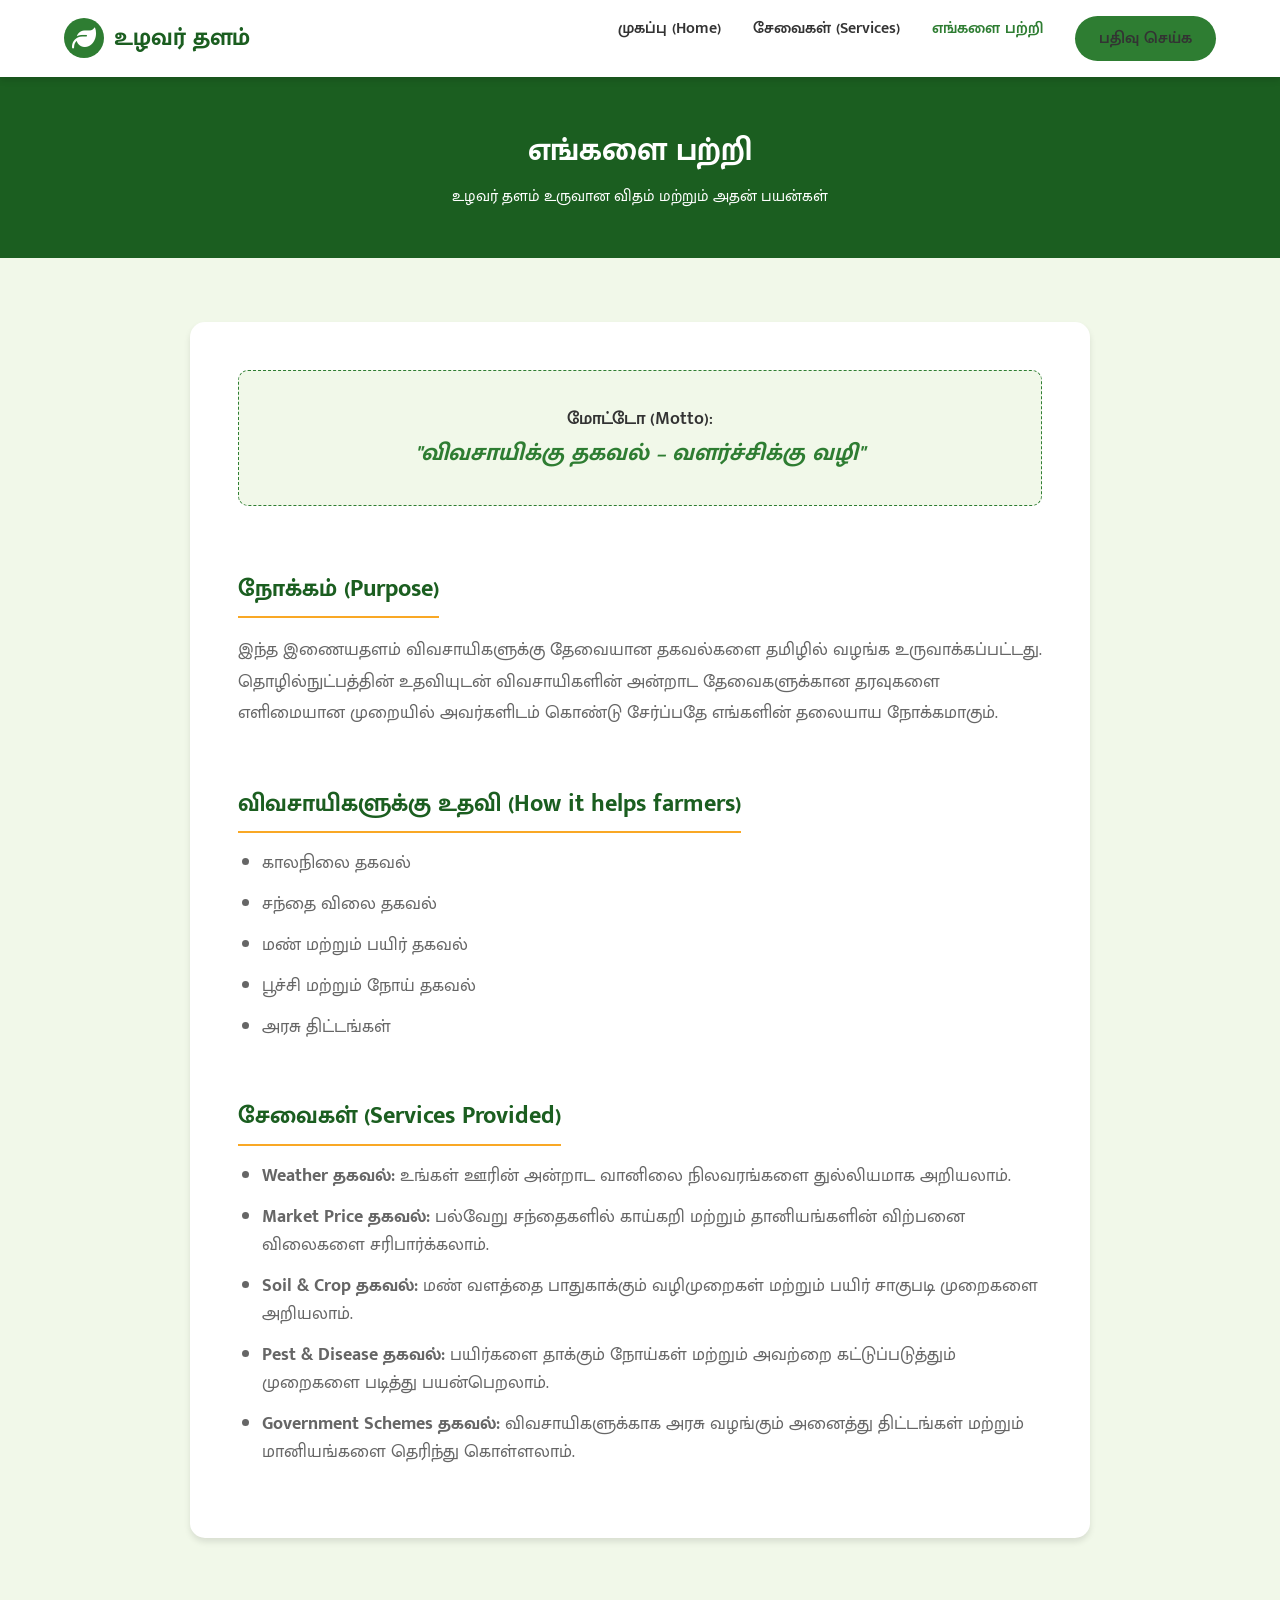
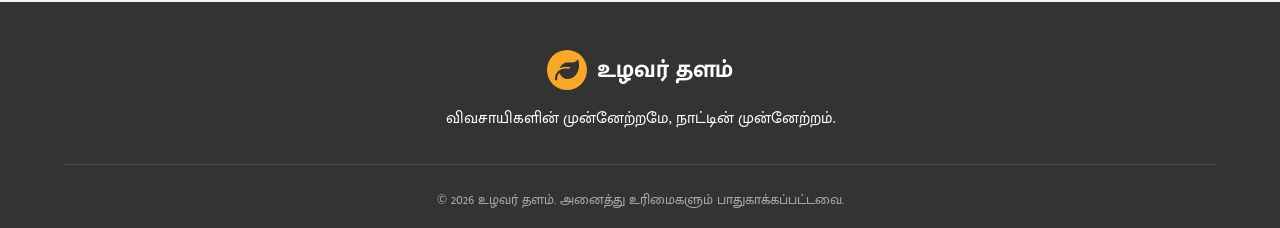
<file: farmer-portal/about.html>
<!DOCTYPE html>
<html lang="ta">

<head>
    <meta charset="UTF-8">
    <meta name="viewport" content="width=device-width, initial-scale=1.0">
    <title>எங்களை பற்றி | உழவர் தளம்</title>
    <link rel="preconnect" href="https://fonts.googleapis.com">
    <link rel="preconnect" href="https://fonts.gstatic.com" crossorigin>
    <link
        href="https://fonts.googleapis.com/css2?family=Mukta+Malar:wght@400;600;700&family=Roboto:wght@400;500;700&display=swap"
        rel="stylesheet">
    <link rel="stylesheet" href="https://cdnjs.cloudflare.com/ajax/libs/font-awesome/6.4.0/css/all.min.css">
    <link rel="stylesheet" href="css/main.css">
    <style>
        .about-section {
            max-width: 900px;
            margin: 0 auto;
            background: white;
            padding: 3rem;
            border-radius: 15px;
            box-shadow: var(--shadow);
        }

        .about-section h2 {
            color: var(--primary-dark);
            margin-top: 2rem;
            margin-bottom: 1rem;
            border-bottom: 2px solid var(--secondary-color);
            display: inline-block;
            padding-bottom: 0.5rem;
        }

        .about-section p {
            color: var(--text-light);
            font-size: 1.1rem;
            line-height: 1.8;
            margin-bottom: 1.5rem;
        }

        .about-section ul {
            margin-left: 1.5rem;
            margin-bottom: 1.5rem;
        }

        .about-section li {
            color: var(--text-light);
            font-size: 1.1rem;
            margin-bottom: 0.8rem;
        }

        .motto-box {
            background: var(--bg-light);
            padding: 2rem;
            border-radius: 10px;
            text-align: center;
            border: 1px dashed var(--primary-color);
            margin-bottom: 2rem;
        }

        .motto-box h3 {
            color: var(--primary-color);
            font-size: 1.5rem;
            margin: 0;
            font-style: italic;
        }
    </style>
</head>

<body>
    <nav class="navbar">
        <a href="index.html" class="logo">
            <div class="logo-icon"><i class="fas fa-leaf"></i></div>
            <span class="logo-text">உழவர் தளம்</span>
        </a>
        <ul class="nav-links">
            <li><a href="index.html">முகப்பு (Home)</a></li>
            <li><a href="index.html#features">சேவைகள் (Services)</a></li>
            <li><a href="about.html" style="color: var(--primary-color);">எங்களை பற்றி</a></li>
            <li><a href="register.html" class="btn-primary">பதிவு செய்க</a></li>
        </ul>
        <button class="mobile-menu-btn"><i class="fas fa-bars"></i></button>
    </nav>
    <header class="page-header">
        <h1>எங்களை பற்றி</h1>
        <p>உழவர் தளம் உருவான விதம் மற்றும் அதன் பயன்கள்</p>
    </header>
    <section style="padding: 4rem 5%; background-color: var(--bg-light); min-height: 60vh;">
        <div class="about-section">

            <div class="motto-box">
                <p style="margin:0; font-weight:600; color:var(--text-dark);">மோட்டோ (Motto):</p>
                <h3>"விவசாயிக்கு தகவல் – வளர்ச்சிக்கு வழி"</h3>
            </div>

            <h2>நோக்கம் (Purpose)</h2>
            <p>இந்த இணையதளம் விவசாயிகளுக்கு தேவையான தகவல்களை தமிழில் வழங்க உருவாக்கப்பட்டது. தொழில்நுட்பத்தின் உதவியுடன்
                விவசாயிகளின் அன்றாட தேவைகளுக்கான தரவுகளை எளிமையான முறையில் அவர்களிடம் கொண்டு சேர்ப்பதே எங்களின் தலையாய
                நோக்கமாகும்.</p>

            <h2>விவசாயிகளுக்கு உதவி (How it helps farmers)</h2>
            <ul>
                <li>காலநிலை தகவல்</li>
                <li>சந்தை விலை தகவல்</li>
                <li>மண் மற்றும் பயிர் தகவல்</li>
                <li>பூச்சி மற்றும் நோய் தகவல்</li>
                <li>அரசு திட்டங்கள்</li>
            </ul>

            <h2>சேவைகள் (Services Provided)</h2>
            <ul>
                <li><strong>Weather தகவல்:</strong> உங்கள் ஊரின் அன்றாட வானிலை நிலவரங்களை துல்லியமாக அறியலாம்.</li>
                <li><strong>Market Price தகவல்:</strong> பல்வேறு சந்தைகளில் காய்கறி மற்றும் தானியங்களின் விற்பனை விலைகளை
                    சரிபார்க்கலாம்.</li>
                <li><strong>Soil & Crop தகவல்:</strong> மண் வளத்தை பாதுகாக்கும் வழிமுறைகள் மற்றும் பயிர் சாகுபடி முறைகளை
                    அறியலாம்.</li>
                <li><strong>Pest & Disease தகவல்:</strong> பயிர்களை தாக்கும் நோய்கள் மற்றும் அவற்றை கட்டுப்படுத்தும்
                    முறைகளை படித்து பயன்பெறலாம்.</li>
                <li><strong>Government Schemes தகவல்:</strong> விவசாயிகளுக்காக அரசு வழங்கும் அனைத்து திட்டங்கள் மற்றும்
                    மானியங்களை தெரிந்து கொள்ளலாம்.</li>
            </ul>

        </div>
    </section>
    <footer>
        <div class="footer-content">
            <a href="index.html" class="logo" style="justify-content: center; color: white;">
                <div class="logo-icon" style="background-color: var(--secondary-color);"><i class="fas fa-leaf"
                        style="color: var(--text-dark);"></i></div>
                <span class="logo-text" style="color: white;">உழவர் தளம்</span>
            </a>
            <p>விவசாயிகளின் முன்னேற்றமே, நாட்டின் முன்னேற்றம்.</p>
        </div>
        <div class="footer-bottom">&copy; 2026 உழவர் தளம். அனைத்து உரிமைகளும் பாதுகாக்கப்பட்டவை.</div>
    </footer>
    <script src="js/main.js"></script>
</body>

</html>
</file>
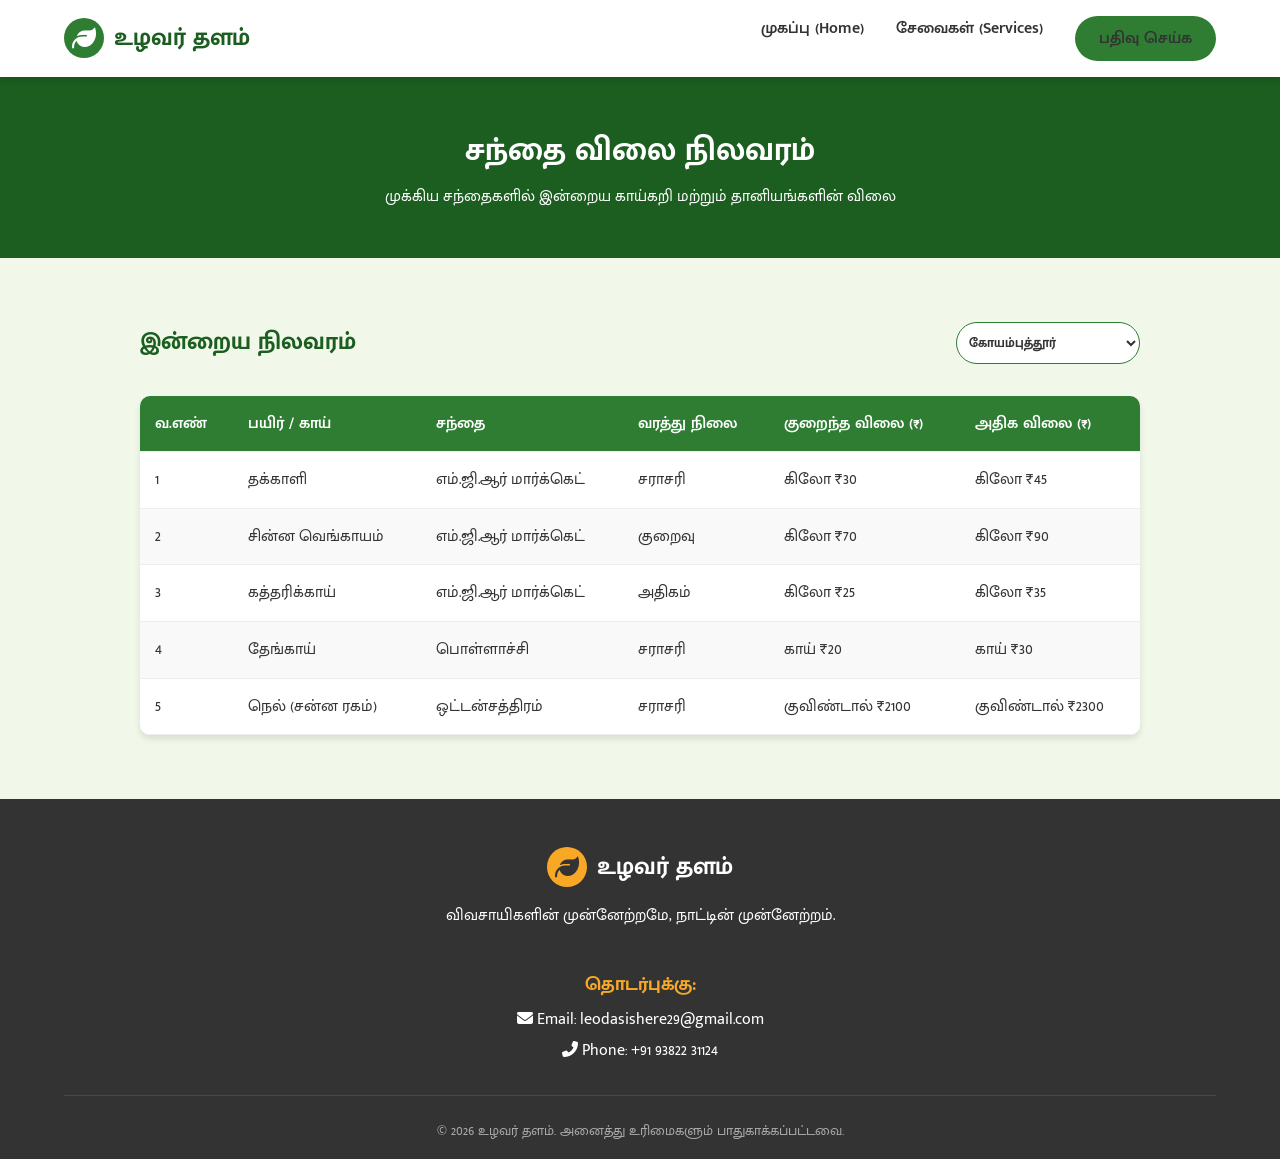
<file: farmer-portal/marketprice.html>
<!DOCTYPE html>
<html lang="ta">

<head>
    <meta charset="UTF-8">
    <meta name="viewport" content="width=device-width, initial-scale=1.0">
    <title>சந்தை விலை நிலவரம் | உழவர் தளம்</title>
    <link rel="preconnect" href="https://fonts.googleapis.com">
    <link rel="preconnect" href="https://fonts.gstatic.com" crossorigin>
    <link
        href="https://fonts.googleapis.com/css2?family=Mukta+Malar:wght@400;600;700&family=Roboto:wght@400;500;700&display=swap"
        rel="stylesheet">
    <link rel="stylesheet" href="https://cdnjs.cloudflare.com/ajax/libs/font-awesome/6.4.0/css/all.min.css">
    <link rel="stylesheet" href="css/main.css">
    <style>
        .table-container {
            width: 100%;
            overflow-x: auto;
            background: white;
            border-radius: 10px;
            box-shadow: var(--shadow);
            margin-top: 2rem;
        }

        table {
            width: 100%;
            border-collapse: collapse;
            min-width: 600px;
        }

        th,
        td {
            padding: 15px;
            text-align: left;
            border-bottom: 1px solid #eee;
        }

        th {
            background-color: var(--primary-color);
            color: white;
            font-weight: 600;
        }

        tr:nth-child(even) {
            background-color: #f9f9f9;
        }

        tr:hover {
            background-color: #f1f8e9;
        }
    </style>
</head>

<body>
    <nav class="navbar">
        <a href="index.html" class="logo">
            <div class="logo-icon"><i class="fas fa-leaf"></i></div>
            <span class="logo-text">உழவர் தளம்</span>
        </a>
        <ul class="nav-links">
            <li><a href="index.html">முகப்பு (Home)</a></li>
            <li><a href="index.html#features">சேவைகள் (Services)</a></li>
            <li><a href="register.html" class="btn-primary">பதிவு செய்க</a></li>
        </ul>
        <button class="mobile-menu-btn"><i class="fas fa-bars"></i></button>
    </nav>
    <header class="page-header">
        <h1>சந்தை விலை நிலவரம்</h1>
        <p>முக்கிய சந்தைகளில் இன்றைய காய்கறி மற்றும் தானியங்களின் விலை</p>
    </header>
    <section style="padding: 4rem 5%; background-color: var(--bg-light); min-height: 60vh;">
        <div style="max-width: 1000px; margin: 0 auto;">
            <div
                style="display: flex; justify-content: space-between; align-items: center; flex-wrap: wrap; gap: 1rem;">
                <h2 style="margin-bottom: 0;">இன்றைய நிலவரம்</h2>
                <div>
                    <select class="btn-secondary"
                        style="padding: 0.5rem; background: white; border: 1px solid var(--primary-color);">
                        <option>கோயம்புத்தூர்</option>
                        <option>மதுரை</option>
                        <option>சென்னை (கோயம்பேடு)</option>
                    </select>
                </div>
            </div>

            <div class="table-container">
                <table>
                    <thead>
                        <tr>
                            <th>வ.எண்</th>
                            <th>பயிர் / காய்</th>
                            <th>சந்தை</th>
                            <th>வரத்து நிலை</th>
                            <th>குறைந்த விலை (₹)</th>
                            <th>அதிக விலை (₹)</th>
                        </tr>
                    </thead>
                    <tbody>
                        <tr>
                            <td>1</td>
                            <td>தக்காளி</td>
                            <td>எம்.ஜி.ஆர் மார்க்கெட்</td>
                            <td>சராசரி</td>
                            <td>கிலோ ₹30</td>
                            <td>கிலோ ₹45</td>
                        </tr>
                        <tr>
                            <td>2</td>
                            <td>சின்ன வெங்காயம்</td>
                            <td>எம்.ஜி.ஆர் மார்க்கெட்</td>
                            <td>குறைவு</td>
                            <td>கிலோ ₹70</td>
                            <td>கிலோ ₹90</td>
                        </tr>
                        <tr>
                            <td>3</td>
                            <td>கத்தரிக்காய்</td>
                            <td>எம்.ஜி.ஆர் மார்க்கெட்</td>
                            <td>அதிகம்</td>
                            <td>கிலோ ₹25</td>
                            <td>கிலோ ₹35</td>
                        </tr>
                        <tr>
                            <td>4</td>
                            <td>தேங்காய்</td>
                            <td>பொள்ளாச்சி</td>
                            <td>சராசரி</td>
                            <td>காய் ₹20</td>
                            <td>காய் ₹30</td>
                        </tr>
                        <tr>
                            <td>5</td>
                            <td>நெல் (சன்ன ரகம்)</td>
                            <td>ஒட்டன்சத்திரம்</td>
                            <td>சராசரி</td>
                            <td>குவிண்டால் ₹2100</td>
                            <td>குவிண்டால் ₹2300</td>
                        </tr>
                    </tbody>
                </table>
            </div>

        </div>
    </section>
    <footer>
        <div class="footer-content">
            <a href="index.html" class="logo" style="justify-content: center; color: white;">
                <div class="logo-icon" style="background-color: var(--secondary-color);"><i class="fas fa-leaf"
                        style="color: var(--text-dark);"></i></div>
                <span class="logo-text" style="color: white;">உழவர் தளம்</span>
            </a>
            <p>விவசாயிகளின் முன்னேற்றமே, நாட்டின் முன்னேற்றம்.</p>
            <div style="margin-top: 1.5rem;">
                <h4 style="color: var(--secondary-color); margin-bottom: 0.5rem; font-size: 1.2rem;">தொடர்புக்கு:</h4>
                <p style="margin-bottom: 0.3rem;"><i class="fas fa-envelope"></i> Email: leodasishere29@gmail.com</p>
                <p><i class="fas fa-phone-alt"></i> Phone: +91 93822 31124</p>
            </div>
        </div>
        <div class="footer-bottom">&copy; 2026 உழவர் தளம். அனைத்து உரிமைகளும் பாதுகாக்கப்பட்டவை.</div>
    </footer>
    <script src="js/main.js"></script>
</body>

</html>
</file>
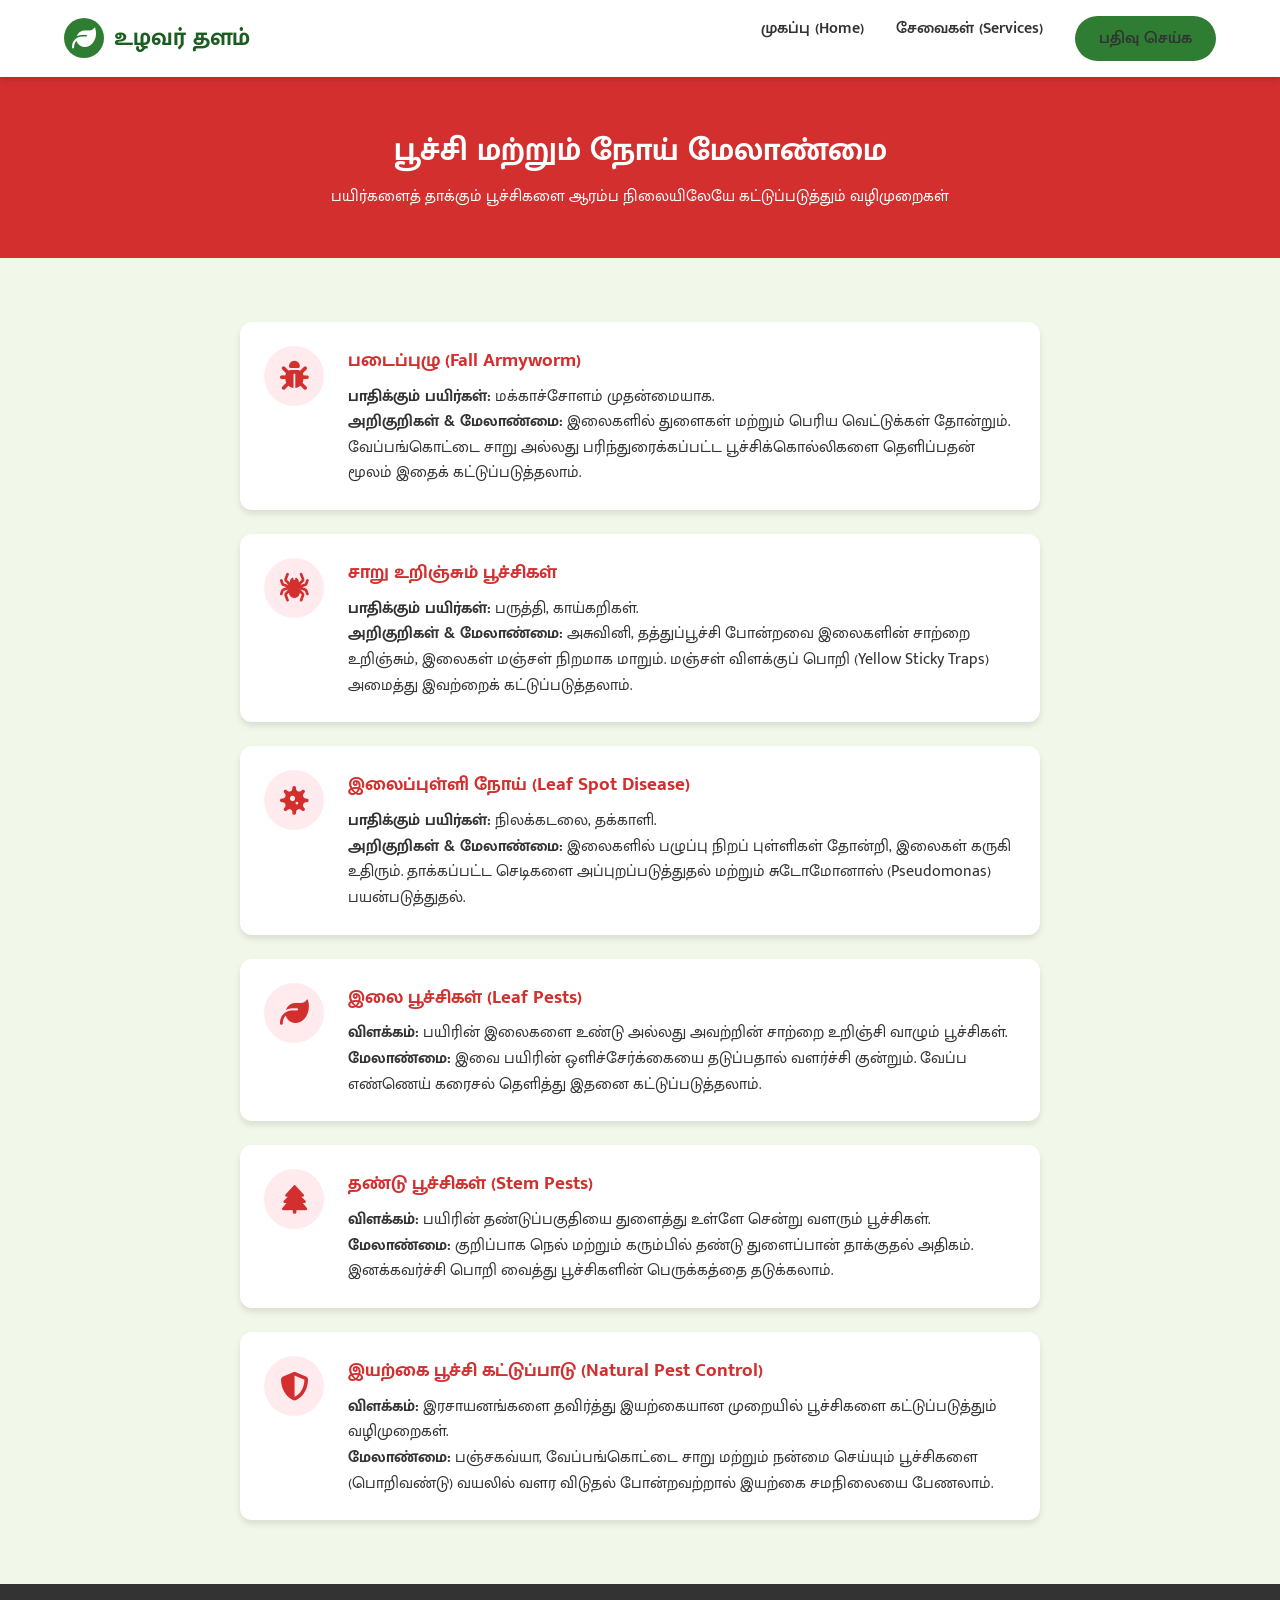
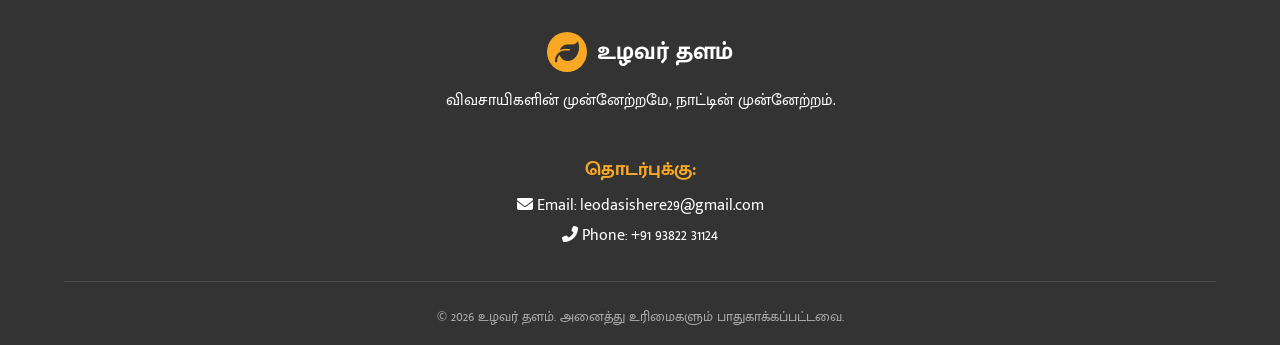
<file: farmer-portal/pest-disease.html>
<!DOCTYPE html>
<html lang="ta">

<head>
    <meta charset="UTF-8">
    <meta name="viewport" content="width=device-width, initial-scale=1.0">
    <title>பூச்சி & நோய் மேலாண்மை | உழவர் தளம்</title>
    <link rel="preconnect" href="https://fonts.googleapis.com">
    <link rel="preconnect" href="https://fonts.gstatic.com" crossorigin>
    <link
        href="https://fonts.googleapis.com/css2?family=Mukta+Malar:wght@400;600;700&family=Roboto:wght@400;500;700&display=swap"
        rel="stylesheet">
    <link rel="stylesheet" href="https://cdnjs.cloudflare.com/ajax/libs/font-awesome/6.4.0/css/all.min.css">
    <link rel="stylesheet" href="css/main.css">
    <style>
        .card-list {
            display: grid;
            grid-template-columns: 1fr;
            gap: 1.5rem;
            max-width: 800px;
            margin: 0 auto;
        }

        .disease-card {
            display: flex;
            align-items: flex-start;
            gap: 1.5rem;
            background: white;
            padding: 1.5rem;
            border-radius: 12px;
            box-shadow: var(--shadow);
        }

        .icon-box {
            background-color: #ffebee;
            color: #d32f2f;
            width: 60px;
            height: 60px;
            border-radius: 50%;
            display: flex;
            justify-content: center;
            align-items: center;
            font-size: 1.8rem;
            flex-shrink: 0;
        }

        .disease-content h3 {
            color: #d32f2f;
            margin-bottom: 0.5rem;
        }

        .disease-content strong {
            color: var(--text-dark);
        }

        @media(max-width: 600px) {
            .disease-card {
                flex-direction: column;
                align-items: center;
                text-align: center;
            }
        }
    </style>
</head>

<body>
    <nav class="navbar">
        <a href="index.html" class="logo">
            <div class="logo-icon"><i class="fas fa-leaf"></i></div>
            <span class="logo-text">உழவர் தளம்</span>
        </a>
        <ul class="nav-links">
            <li><a href="index.html">முகப்பு (Home)</a></li>
            <li><a href="index.html#features">சேவைகள் (Services)</a></li>
            <li><a href="register.html" class="btn-primary">பதிவு செய்க</a></li>
        </ul>
        <button class="mobile-menu-btn"><i class="fas fa-bars"></i></button>
    </nav>
    <header class="page-header" style="background-color: #d32f2f;">
        <h1>பூச்சி மற்றும் நோய் மேலாண்மை</h1>
        <p>பயிர்களைத் தாக்கும் பூச்சிகளை ஆரம்ப நிலையிலேயே கட்டுப்படுத்தும் வழிமுறைகள்</p>
    </header>
    <section style="padding: 4rem 5%; background-color: var(--bg-light); min-height: 60vh;">
        <div class="card-list">

            <div class="disease-card">
                <div class="icon-box"><i class="fas fa-bug"></i></div>
                <div class="disease-content">
                    <h3>படைப்புழு (Fall Armyworm)</h3>
                    <p><strong>பாதிக்கும் பயிர்கள்:</strong> மக்காச்சோளம் முதன்மையாக.</p>
                    <p><strong>அறிகுறிகள் & மேலாண்மை:</strong> இலைகளில் துளைகள் மற்றும் பெரிய வெட்டுக்கள் தோன்றும்.
                        வேப்பங்கொட்டை சாறு அல்லது பரிந்துரைக்கப்பட்ட பூச்சிக்கொல்லிகளை தெளிப்பதன் மூலம் இதைக்
                        கட்டுப்படுத்தலாம்.</p>
                </div>
            </div>

            <div class="disease-card">
                <div class="icon-box"><i class="fas fa-spider"></i></div>
                <div class="disease-content">
                    <h3>சாறு உறிஞ்சும் பூச்சிகள்</h3>
                    <p><strong>பாதிக்கும் பயிர்கள்:</strong> பருத்தி, காய்கறிகள்.</p>
                    <p><strong>அறிகுறிகள் & மேலாண்மை:</strong> அசுவினி, தத்துப்பூச்சி போன்றவை இலைகளின் சாற்றை உறிஞ்சும்,
                        இலைகள் மஞ்சள் நிறமாக மாறும். மஞ்சள் விளக்குப் பொறி (Yellow Sticky Traps) அமைத்து இவற்றைக்
                        கட்டுப்படுத்தலாம்.</p>
                </div>
            </div>

            <div class="disease-card">
                <div class="icon-box"><i class="fas fa-virus"></i></div>
                <div class="disease-content">
                    <h3>இலைப்புள்ளி நோய் (Leaf Spot Disease)</h3>
                    <p><strong>பாதிக்கும் பயிர்கள்:</strong> நிலக்கடலை, தக்காளி.</p>
                    <p><strong>அறிகுறிகள் & மேலாண்மை:</strong> இலைகளில் பழுப்பு நிறப் புள்ளிகள் தோன்றி, இலைகள் கருகி
                        உதிரும். தாக்கப்பட்ட செடிகளை அப்புறப்படுத்துதல் மற்றும் சுடோமோனாஸ் (Pseudomonas) பயன்படுத்துதல்.
                    </p>
                </div>
            </div>

            <!-- New Pest Cards -->
            <div class="disease-card">
                <div class="icon-box"><i class="fas fa-leaf"></i></div>
                <div class="disease-content">
                    <h3>இலை பூச்சிகள் (Leaf Pests)</h3>
                    <p><strong>விளக்கம்:</strong> பயிரின் இலைகளை உண்டு அல்லது அவற்றின் சாற்றை உறிஞ்சி வாழும் பூச்சிகள்.
                    </p>
                    <p><strong>மேலாண்மை:</strong> இவை பயிரின் ஒளிச்சேர்க்கையை தடுப்பதால் வளர்ச்சி குன்றும். வேப்ப
                        எண்ணெய் கரைசல் தெளித்து இதனை கட்டுப்படுத்தலாம்.</p>
                </div>
            </div>

            <div class="disease-card">
                <div class="icon-box"><i class="fas fa-tree"></i></div>
                <div class="disease-content">
                    <h3>தண்டு பூச்சிகள் (Stem Pests)</h3>
                    <p><strong>விளக்கம்:</strong> பயிரின் தண்டுப்பகுதியை துளைத்து உள்ளே சென்று வளரும் பூச்சிகள்.</p>
                    <p><strong>மேலாண்மை:</strong> குறிப்பாக நெல் மற்றும் கரும்பில் தண்டு துளைப்பான் தாக்குதல் அதிகம்.
                        இனக்கவர்ச்சி பொறி வைத்து பூச்சிகளின் பெருக்கத்தை தடுக்கலாம்.</p>
                </div>
            </div>

            <div class="disease-card">
                <div class="icon-box"><i class="fas fa-shield-alt"></i></div>
                <div class="disease-content">
                    <h3>இயற்கை பூச்சி கட்டுப்பாடு (Natural Pest Control)</h3>
                    <p><strong>விளக்கம்:</strong> இரசாயனங்களை தவிர்த்து இயற்கையான முறையில் பூச்சிகளை கட்டுப்படுத்தும்
                        வழிமுறைகள்.</p>
                    <p><strong>மேலாண்மை:</strong> பஞ்சகவ்யா, வேப்பங்கொட்டை சாறு மற்றும் நன்மை செய்யும் பூச்சிகளை
                        (பொறிவண்டு) வயலில் வளர விடுதல் போன்றவற்றால் இயற்கை சமநிலையை பேணலாம்.</p>
                </div>
            </div>

        </div>
    </section>
    <footer>
        <div class="footer-content">
            <a href="index.html" class="logo" style="justify-content: center; color: white;">
                <div class="logo-icon" style="background-color: var(--secondary-color);"><i class="fas fa-leaf"
                        style="color: var(--text-dark);"></i></div>
                <span class="logo-text" style="color: white;">உழவர் தளம்</span>
            </a>
            <p>விவசாயிகளின் முன்னேற்றமே, நாட்டின் முன்னேற்றம்.</p>
            <div style="margin-top: 1.5rem;">
                <h4 style="color: var(--secondary-color); margin-bottom: 0.5rem; font-size: 1.2rem;">தொடர்புக்கு:</h4>
                <p style="margin-bottom: 0.3rem;"><i class="fas fa-envelope"></i> Email: leodasishere29@gmail.com</p>
                <p><i class="fas fa-phone-alt"></i> Phone: +91 93822 31124</p>
            </div>
        </div>
        <div class="footer-bottom">&copy; 2026 உழவர் தளம். அனைத்து உரிமைகளும் பாதுகாக்கப்பட்டவை.</div>
    </footer>
    <script src="js/main.js"></script>
</body>

</html>
</file>
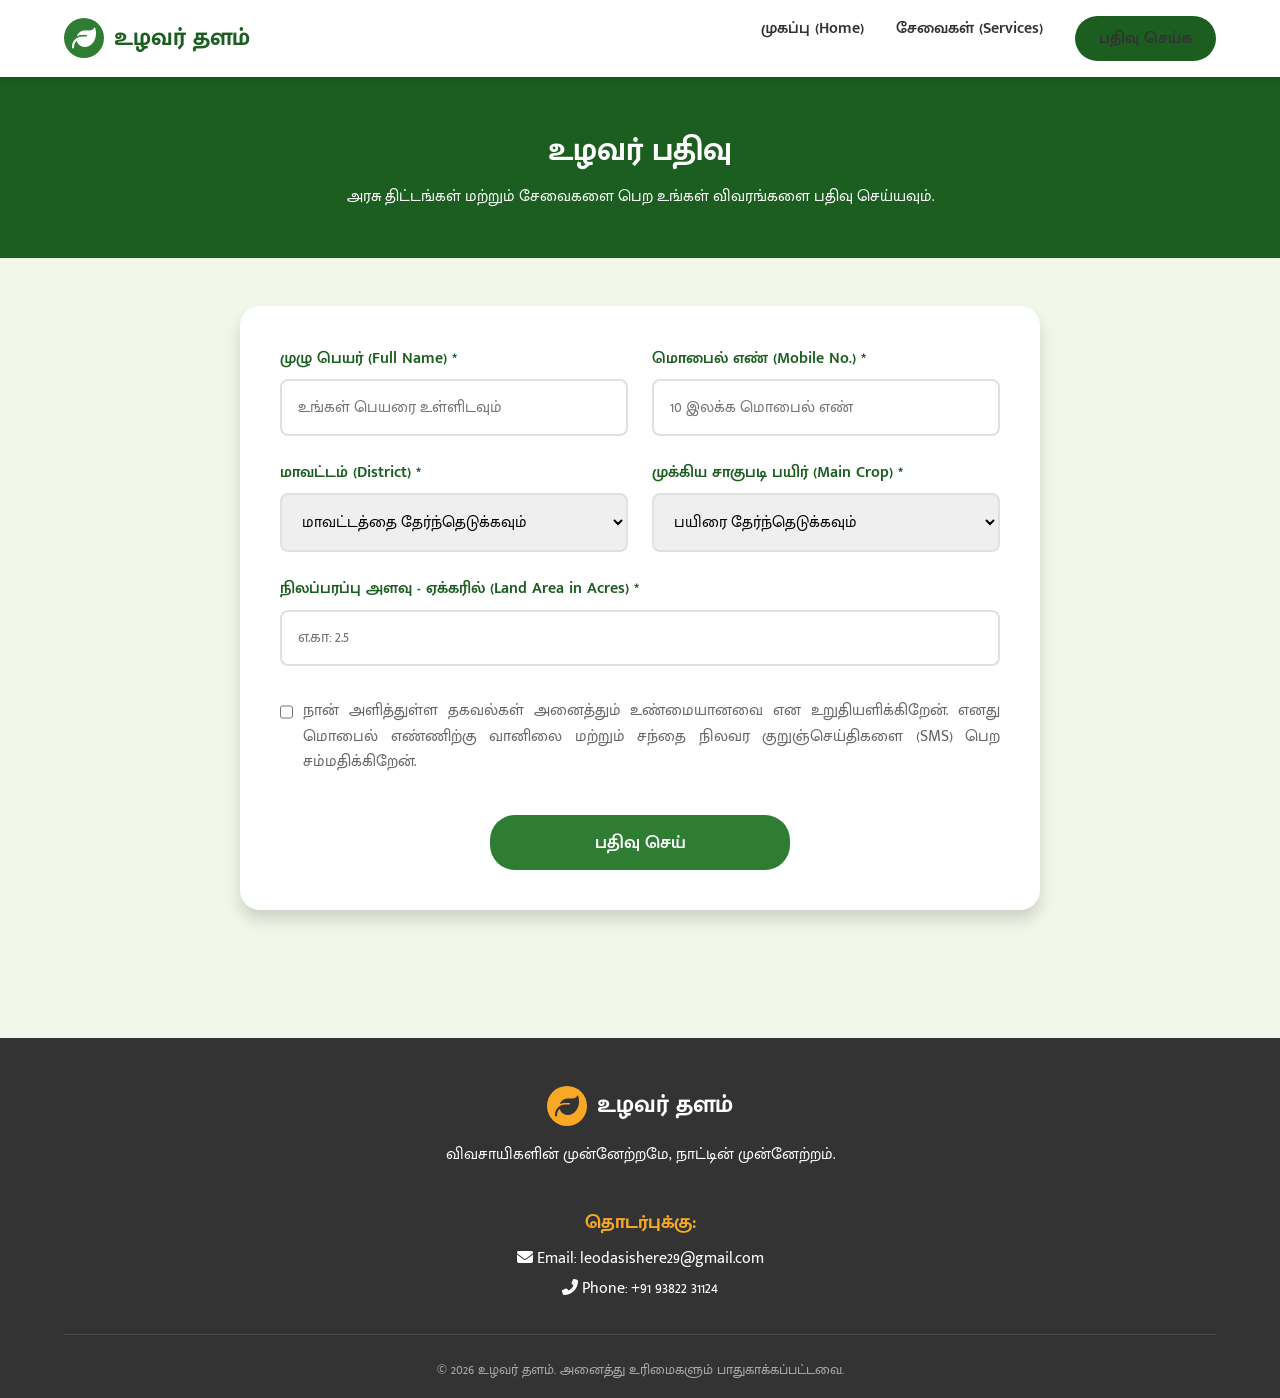
<file: farmer-portal/register.html>
<!DOCTYPE html>
<html lang="ta">

<head>
    <meta charset="UTF-8">
    <meta name="viewport" content="width=device-width, initial-scale=1.0">
    <title>பதிவு செய்க | உழவர் தளம்</title>

    <!-- Google Fonts for Tamil -->
    <link rel="preconnect" href="https://fonts.googleapis.com">
    <link rel="preconnect" href="https://fonts.gstatic.com" crossorigin>
    <link
        href="https://fonts.googleapis.com/css2?family=Mukta+Malar:wght@400;600;700&family=Roboto:wght@400;500;700&display=swap"
        rel="stylesheet">

    <!-- FontAwesome for Icons -->
    <link rel="stylesheet" href="https://cdnjs.cloudflare.com/ajax/libs/font-awesome/6.4.0/css/all.min.css">

    <!-- Custom CSS -->
    <link rel="stylesheet" href="css/main.css">
</head>

<body>

    <!-- Navigation Bar -->
    <nav class="navbar">
        <a href="index.html" class="logo">
            <div class="logo-icon"><i class="fas fa-leaf"></i></div>
            <span class="logo-text">உழவர் தளம்</span>
        </a>

        <ul class="nav-links">
            <li><a href="index.html">முகப்பு (Home)</a></li>
            <li><a href="index.html#features">சேவைகள் (Services)</a></li>
            <li><a href="register.html" class="btn-primary" style="background-color: var(--primary-dark);">பதிவு
                    செய்க</a></li>
        </ul>

        <button class="mobile-menu-btn">
            <i class="fas fa-bars"></i>
        </button>
    </nav>

    <!-- Page Header -->
    <header class="page-header">
        <h1>உழவர் பதிவு</h1>
        <p>அரசு திட்டங்கள் மற்றும் சேவைகளை பெற உங்கள் விவரங்களை பதிவு செய்யவும்.</p>
    </header>

    <!-- Registration Form Section -->
    <section style="background-color: var(--bg-light); padding-bottom: 5rem;">
        <div class="registration-container">
            <form id="registrationForm">
                <div class="form-row">
                    <div class="form-group">
                        <label for="fullName">முழு பெயர் (Full Name) *</label>
                        <input type="text" id="fullName" class="form-control" placeholder="உங்கள் பெயரை உள்ளிடவும்"
                            required>
                    </div>

                    <div class="form-group">
                        <label for="mobileNo">மொபைல் எண் (Mobile No.) *</label>
                        <input type="tel" id="mobileNo" class="form-control" placeholder="10 இலக்க மொபைல் எண்"
                            pattern="[0-9]{10}" required>
                    </div>
                </div>

                <div class="form-row">
                    <div class="form-group">
                        <label for="district">மாவட்டம் (District) *</label>
                        <select id="district" class="form-control" required>
                            <option value="">மாவட்டத்தை தேர்ந்தெடுக்கவும்</option>
                            <option value="coimbatore">கோயம்புத்தூர்</option>
                            <option value="madurai">மதுரை</option>
                            <option value="salem">சேலம்</option>
                            <option value="thanjavur">தஞ்சாவூர்</option>
                            <option value="trichy">திருச்சிராப்பள்ளி</option>
                            <option value="chennai">சென்னை</option>
                            <option value="other">மற்றவை</option>
                        </select>
                    </div>

                    <div class="form-group">
                        <label for="crop">முக்கிய சாகுபடி பயிர் (Main Crop) *</label>
                        <select id="crop" class="form-control" required>
                            <option value="">பயிரை தேர்ந்தெடுக்கவும்</option>
                            <option value="paddy">நெல்</option>
                            <option value="sugarcane">கரும்பு</option>
                            <option value="cotton">பருத்தி</option>
                            <option value="spices">மஞ்சள் / சறுப்பு</option>
                            <option value="vegetables">காய்கறிகள்</option>
                            <option value="other">மற்றவை</option>
                        </select>
                    </div>
                </div>

                <div class="form-group">
                    <label for="landArea">நிலப்பரப்பு அளவு - ஏக்கரில் (Land Area in Acres) *</label>
                    <input type="number" id="landArea" step="0.1" min="0" class="form-control" placeholder="எ.கா: 2.5"
                        required>
                </div>

                <div class="form-group" style="margin-top: 2rem; display: flex; align-items: flex-start; gap: 10px;">
                    <input type="checkbox" id="terms" required style="margin-top: 5px; width: 18px; height: 18px;">
                    <label for="terms" style="font-weight: 400; color: var(--text-light); text-align: justify;">
                        நான் அளித்துள்ள தகவல்கள் அனைத்தும் உண்மையானவை என உறுதியளிக்கிறேன். எனது மொபைல் எண்ணிற்கு வானிலை
                        மற்றும் சந்தை நிலவர குறுஞ்செய்திகளை (SMS) பெற சம்மதிக்கிறேன்.
                    </label>
                </div>

                <div style="margin-top: 2rem; text-align: center;">
                    <button type="submit" class="btn-primary"
                        style="font-size: 1.1rem; padding: 0.8rem 3rem; width: 100%; max-width: 300px;">
                        பதிவு செய்
                    </button>
                </div>
            </form>
        </div>
    </section>

    <!-- Footer -->
    <footer>
        <div class="footer-content">
            <a href="index.html" class="logo" style="justify-content: center; color: white;">
                <div class="logo-icon" style="background-color: var(--secondary-color);"><i class="fas fa-leaf"
                        style="color: var(--text-dark);"></i></div>
                <span class="logo-text" style="color: white;">உழவர் தளம்</span>
            </a>
            <p>விவசாயிகளின் முன்னேற்றமே, நாட்டின் முன்னேற்றம்.</p>
            <div style="margin-top: 1.5rem;">
                <h4 style="color: var(--secondary-color); margin-bottom: 0.5rem; font-size: 1.2rem;">தொடர்புக்கு:</h4>
                <p style="margin-bottom: 0.3rem;"><i class="fas fa-envelope"></i> Email: leodasishere29@gmail.com</p>
                <p><i class="fas fa-phone-alt"></i> Phone: +91 93822 31124</p>
            </div>
        </div>
        <div class="footer-bottom">
            &copy; 2026 உழவர் தளம். அனைத்து உரிமைகளும் பாதுகாக்கப்பட்டவை.
        </div>
    </footer>

    <!-- Custom JS -->
    <script src="js/main.js"></script>
</body>

</html>
</file>
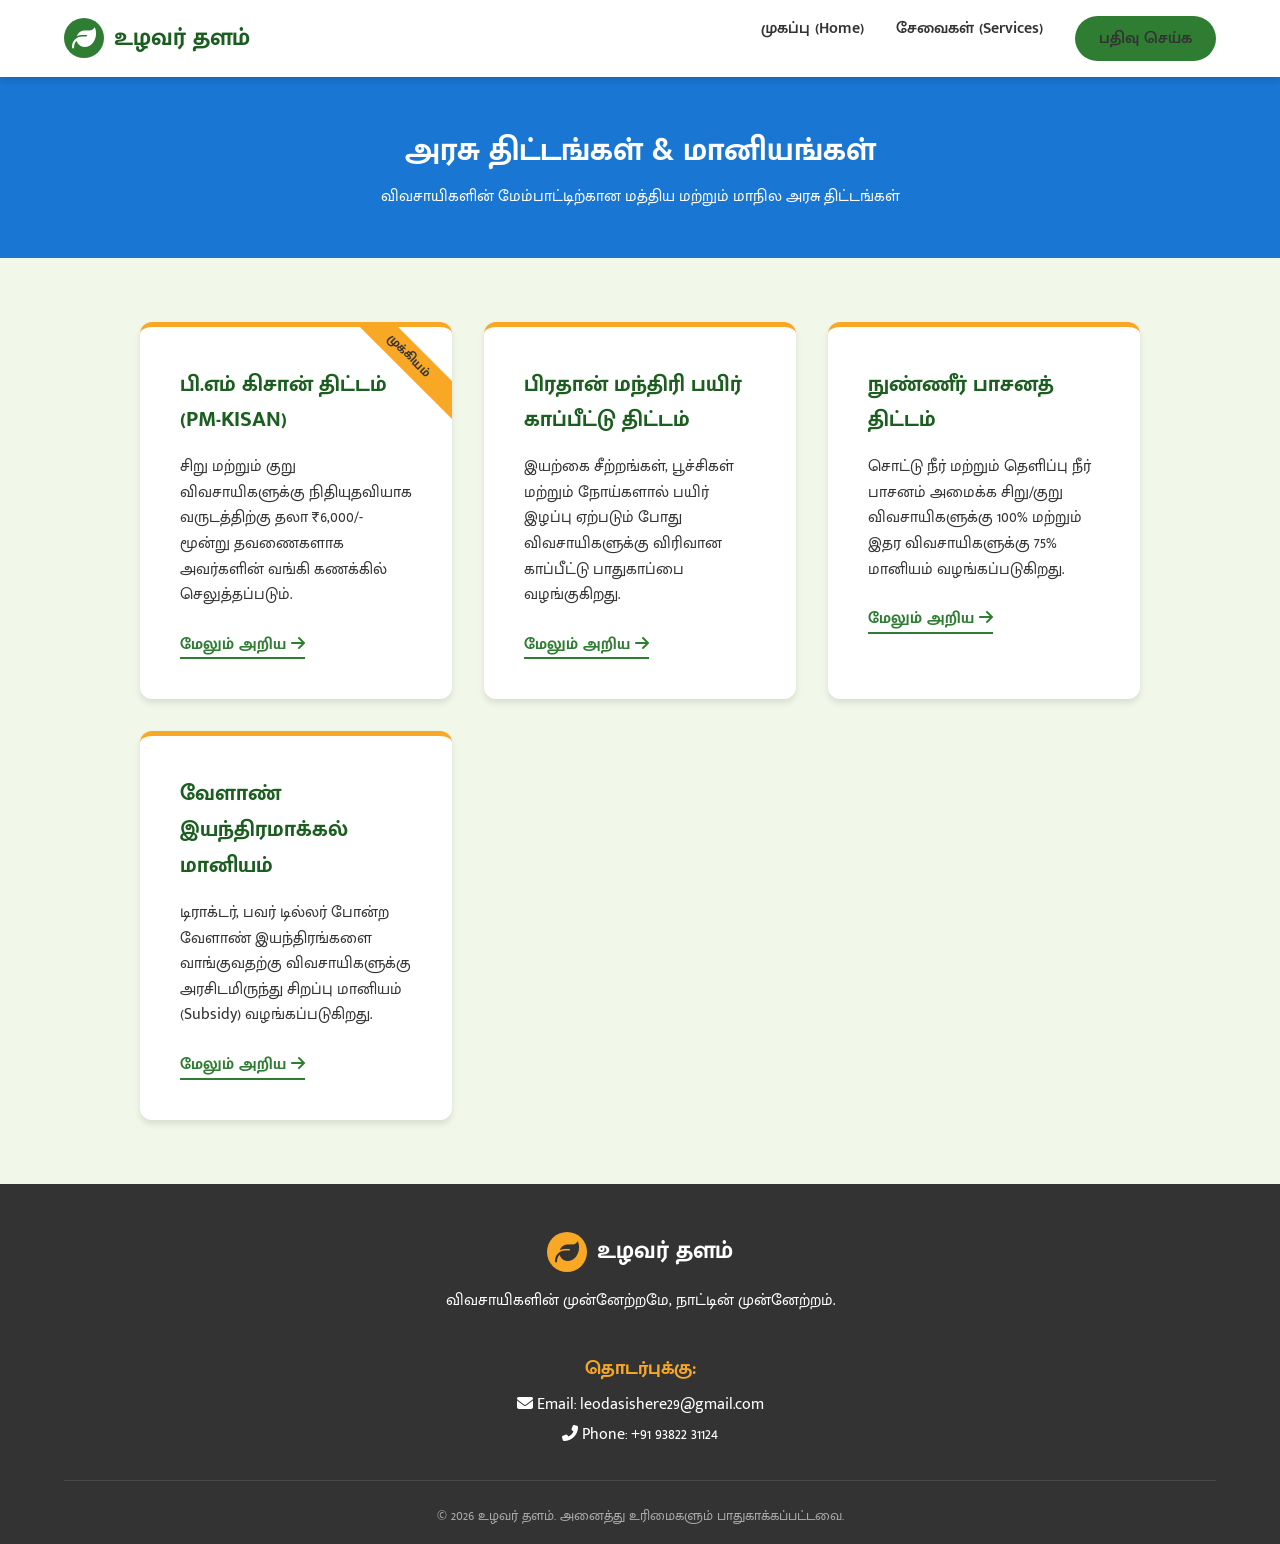
<file: farmer-portal/schemes.html>
<!DOCTYPE html>
<html lang="ta">

<head>
    <meta charset="UTF-8">
    <meta name="viewport" content="width=device-width, initial-scale=1.0">
    <title>அரசு திட்டங்கள் | உழவர் தளம்</title>
    <link rel="preconnect" href="https://fonts.googleapis.com">
    <link rel="preconnect" href="https://fonts.gstatic.com" crossorigin>
    <link
        href="https://fonts.googleapis.com/css2?family=Mukta+Malar:wght@400;600;700&family=Roboto:wght@400;500;700&display=swap"
        rel="stylesheet">
    <link rel="stylesheet" href="https://cdnjs.cloudflare.com/ajax/libs/font-awesome/6.4.0/css/all.min.css">
    <link rel="stylesheet" href="css/main.css">
    <style>
        .scheme-grid {
            display: grid;
            grid-template-columns: repeat(auto-fit, minmax(300px, 1fr));
            gap: 2rem;
            max-width: 1000px;
            margin: 0 auto;
        }

        .scheme-card {
            background: white;
            padding: 2.5rem;
            border-radius: 12px;
            box-shadow: var(--shadow);
            position: relative;
            overflow: hidden;
            border-top: 5px solid var(--secondary-color);
        }

        .scheme-badge {
            position: absolute;
            top: 1rem;
            right: -2rem;
            background: var(--secondary-color);
            color: var(--text-dark);
            padding: 0.2rem 3rem;
            transform: rotate(45deg);
            font-weight: bold;
            font-size: 0.8rem;
        }

        .scheme-card h3 {
            color: var(--primary-dark);
            margin-bottom: 1rem;
            font-size: 1.4rem;
        }

        .apply-btn {
            display: inline-block;
            margin-top: 1.5rem;
            color: var(--primary-color);
            font-weight: bold;
            text-decoration: none;
            border-bottom: 2px solid var(--primary-color);
            transition: 0.3s;
        }

        .apply-btn:hover {
            color: var(--primary-dark);
            border-bottom-color: var(--primary-dark);
        }
    </style>
</head>

<body>
    <nav class="navbar">
        <a href="index.html" class="logo">
            <div class="logo-icon"><i class="fas fa-leaf"></i></div>
            <span class="logo-text">உழவர் தளம்</span>
        </a>
        <ul class="nav-links">
            <li><a href="index.html">முகப்பு (Home)</a></li>
            <li><a href="index.html#features">சேவைகள் (Services)</a></li>
            <li><a href="register.html" class="btn-primary">பதிவு செய்க</a></li>
        </ul>
        <button class="mobile-menu-btn"><i class="fas fa-bars"></i></button>
    </nav>
    <header class="page-header" style="background-color: #1976d2;">
        <h1>அரசு திட்டங்கள் & மானியங்கள்</h1>
        <p>விவசாயிகளின் மேம்பாட்டிற்கான மத்திய மற்றும் மாநில அரசு திட்டங்கள்</p>
    </header>
    <section style="padding: 4rem 5%; background-color: var(--bg-light); min-height: 60vh;">
        <div class="scheme-grid">

            <div class="scheme-card">
                <div class="scheme-badge">முக்கியம்</div>
                <h3>பி.எம் கிசான் திட்டம் (PM-KISAN)</h3>
                <p>சிறு மற்றும் குறு விவசாயிகளுக்கு நிதியுதவியாக வருடத்திற்கு தலா ₹6,000/- மூன்று தவணைகளாக அவர்களின்
                    வங்கி கணக்கில் செலுத்தப்படும்.</p>
                <a href="https://pmkisan.gov.in/" target="_blank" rel="noopener noreferrer" class="apply-btn">மேலும்
                    அறிய <i class="fas fa-arrow-right"></i></a>
            </div>

            <div class="scheme-card">
                <h3>பிரதான் மந்திரி பயிர் காப்பீட்டு திட்டம்</h3>
                <p>இயற்கை சீற்றங்கள், பூச்சிகள் மற்றும் நோய்களால் பயிர் இழப்பு ஏற்படும் போது விவசாயிகளுக்கு விரிவான
                    காப்பீட்டு பாதுகாப்பை வழங்குகிறது.</p>
                <a href="https://pmfby.gov.in/" target="_blank" rel="noopener noreferrer" class="apply-btn">மேலும் அறிய
                    <i class="fas fa-arrow-right"></i></a>
            </div>

            <div class="scheme-card">
                <h3>நுண்ணீர் பாசனத் திட்டம்</h3>
                <p>சொட்டு நீர் மற்றும் தெளிப்பு நீர் பாசனம் அமைக்க சிறு/குறு விவசாயிகளுக்கு 100% மற்றும் இதர
                    விவசாயிகளுக்கு 75% மானியம் வழங்கப்படுகிறது.</p>
                <a href="https://pmksy.gov.in/" target="_blank" rel="noopener noreferrer" class="apply-btn">மேலும் அறிய
                    <i class="fas fa-arrow-right"></i></a>
            </div>

            <div class="scheme-card">
                <h3>வேளாண் இயந்திரமாக்கல் மானியம்</h3>
                <p>டிராக்டர், பவர் டில்லர் போன்ற வேளாண் இயந்திரங்களை வாங்குவதற்கு விவசாயிகளுக்கு அரசிடமிருந்து சிறப்பு
                    மானியம் (Subsidy) வழங்கப்படுகிறது.</p>
                <a href="https://agrimachinery.nic.in/" target="_blank" rel="noopener noreferrer"
                    class="apply-btn">மேலும் அறிய <i class="fas fa-arrow-right"></i></a>
            </div>

        </div>
    </section>
    <footer>
        <div class="footer-content">
            <a href="index.html" class="logo" style="justify-content: center; color: white;">
                <div class="logo-icon" style="background-color: var(--secondary-color);"><i class="fas fa-leaf"
                        style="color: var(--text-dark);"></i></div>
                <span class="logo-text" style="color: white;">உழவர் தளம்</span>
            </a>
            <p>விவசாயிகளின் முன்னேற்றமே, நாட்டின் முன்னேற்றம்.</p>
            <div style="margin-top: 1.5rem;">
                <h4 style="color: var(--secondary-color); margin-bottom: 0.5rem; font-size: 1.2rem;">தொடர்புக்கு:</h4>
                <p style="margin-bottom: 0.3rem;"><i class="fas fa-envelope"></i> Email: leodasishere29@gmail.com</p>
                <p><i class="fas fa-phone-alt"></i> Phone: +91 93822 31124</p>
            </div>
        </div>
        <div class="footer-bottom">&copy; 2026 உழவர் தளம். அனைத்து உரிமைகளும் பாதுகாக்கப்பட்டவை.</div>
    </footer>
    <script src="js/main.js"></script>
</body>

</html>
</file>
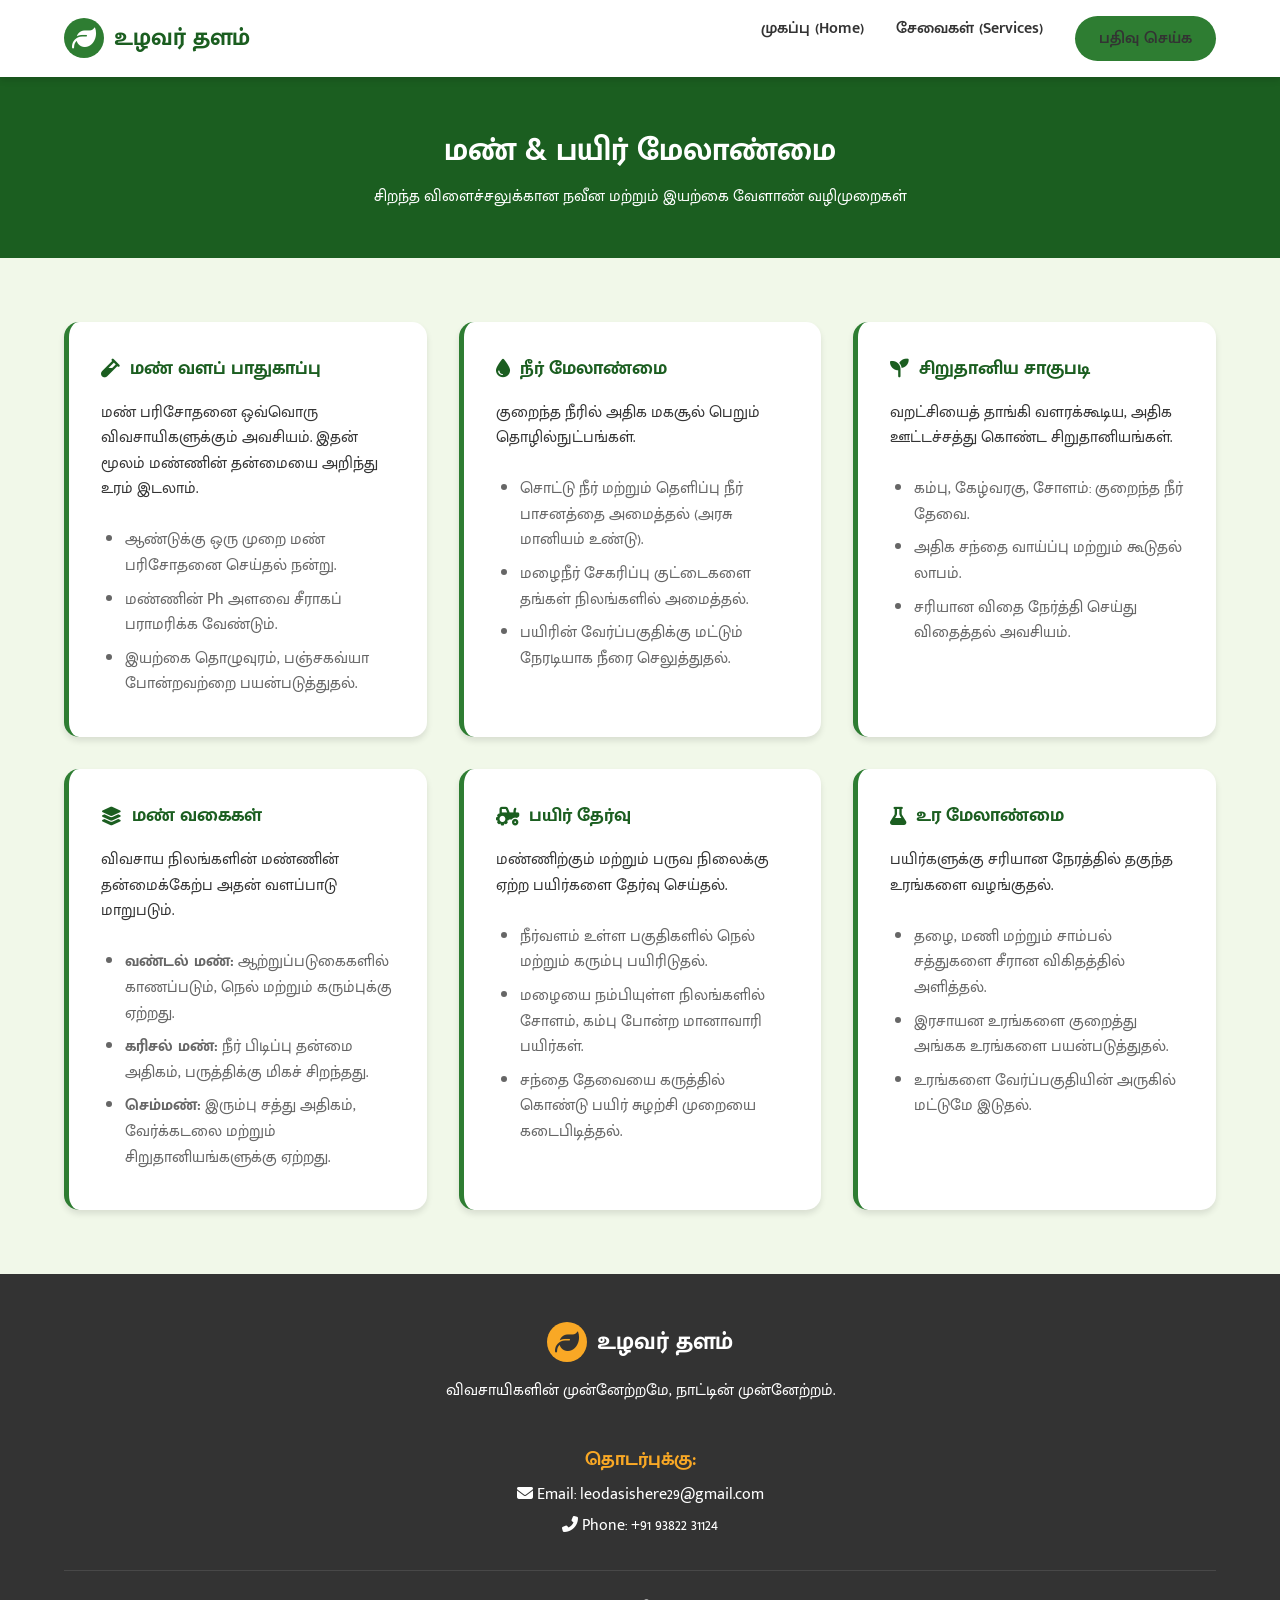
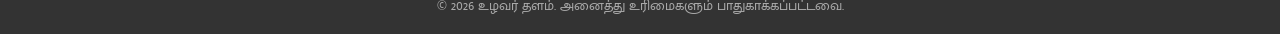
<file: farmer-portal/soil-cropmanagement.html>
<!DOCTYPE html>
<html lang="ta">

<head>
    <meta charset="UTF-8">
    <meta name="viewport" content="width=device-width, initial-scale=1.0">
    <title>நவீன வேளாண் குறிப்புகள் | உழவர் தளம்</title>
    <link rel="preconnect" href="https://fonts.googleapis.com">
    <link rel="preconnect" href="https://fonts.gstatic.com" crossorigin>
    <link
        href="https://fonts.googleapis.com/css2?family=Mukta+Malar:wght@400;600;700&family=Roboto:wght@400;500;700&display=swap"
        rel="stylesheet">
    <link rel="stylesheet" href="https://cdnjs.cloudflare.com/ajax/libs/font-awesome/6.4.0/css/all.min.css">
    <link rel="stylesheet" href="css/main.css">
    <style>
        .grid-layout {
            display: grid;
            grid-template-columns: repeat(auto-fit, minmax(300px, 1fr));
            gap: 2rem;
        }

        .info-panel {
            background: white;
            padding: 2rem;
            border-radius: 15px;
            border-left: 5px solid var(--primary-color);
            box-shadow: var(--shadow);
        }

        .info-panel h3 {
            color: var(--primary-dark);
            margin-bottom: 1rem;
            display: flex;
            align-items: center;
            gap: 10px;
        }

        .info-panel ul {
            margin-left: 1.5rem;
            color: var(--text-light);
        }

        .info-panel li {
            margin-bottom: 0.5rem;
        }
    </style>
</head>

<body>
    <nav class="navbar">
        <a href="index.html" class="logo">
            <div class="logo-icon"><i class="fas fa-leaf"></i></div>
            <span class="logo-text">உழவர் தளம்</span>
        </a>
        <ul class="nav-links">
            <li><a href="index.html">முகப்பு (Home)</a></li>
            <li><a href="index.html#features">சேவைகள் (Services)</a></li>
            <li><a href="register.html" class="btn-primary">பதிவு செய்க</a></li>
        </ul>
        <button class="mobile-menu-btn"><i class="fas fa-bars"></i></button>
    </nav>
    <header class="page-header">
        <h1>மண் & பயிர் மேலாண்மை</h1>
        <p>சிறந்த விளைச்சலுக்கான நவீன மற்றும் இயற்கை வேளாண் வழிமுறைகள்</p>
    </header>
    <section style="padding: 4rem 5%; background-color: var(--bg-light); min-height: 60vh;">
        <div class="grid-layout" style="max-width: 1200px; margin: 0 auto;">

            <div class="info-panel">
                <h3><i class="fas fa-vial"></i> மண் வளப் பாதுகாப்பு</h3>
                <p>மண் பரிசோதனை ஒவ்வொரு விவசாயிகளுக்கும் அவசியம். இதன் மூலம் மண்ணின் தன்மையை அறிந்து உரம் இடலாம்.</p>
                <br>
                <ul>
                    <li>ஆண்டுக்கு ஒரு முறை மண் பரிசோதனை செய்தல் நன்று.</li>
                    <li>மண்ணின் Ph அளவை சீராகப் பராமரிக்க வேண்டும்.</li>
                    <li>இயற்கை தொழுவுரம், பஞ்சகவ்யா போன்றவற்றை பயன்படுத்துதல்.</li>
                </ul>
            </div>

            <div class="info-panel">
                <h3><i class="fas fa-tint"></i> நீர் மேலாண்மை</h3>
                <p>குறைந்த நீரில் அதிக மகசூல் பெறும் தொழில்நுட்பங்கள்.</p>
                <br>
                <ul>
                    <li>சொட்டு நீர் மற்றும் தெளிப்பு நீர் பாசனத்தை அமைத்தல் (அரசு மானியம் உண்டு).</li>
                    <li>மழைநீர் சேகரிப்பு குட்டைகளை தங்கள் நிலங்களில் அமைத்தல்.</li>
                    <li>பயிரின் வேர்ப்பகுதிக்கு மட்டும் நேரடியாக நீரை செலுத்துதல்.</li>
                </ul>
            </div>

            <div class="info-panel">
                <h3><i class="fas fa-seedling"></i> சிறுதானிய சாகுபடி</h3>
                <p>வறட்சியைத் தாங்கி வளரக்கூடிய, அதிக ஊட்டச்சத்து கொண்ட சிறுதானியங்கள்.</p>
                <br>
                <ul>
                    <li>கம்பு, கேழ்வரகு, சோளம்: குறைந்த நீர் தேவை.</li>
                    <li>அதிக சந்தை வாய்ப்பு மற்றும் கூடுதல் லாபம்.</li>
                    <li>சரியான விதை நேர்த்தி செய்து விதைத்தல் அவசியம்.</li>
                </ul>
            </div>

            <div class="info-panel">
                <h3><i class="fas fa-layer-group"></i> மண் வகைகள்</h3>
                <p>விவசாய நிலங்களின் மண்ணின் தன்மைக்கேற்ப அதன் வளப்பாடு மாறுபடும்.</p>
                <br>
                <ul>
                    <li><strong>வண்டல் மண்:</strong> ஆற்றுப்படுகைகளில் காணப்படும், நெல் மற்றும் கரும்புக்கு ஏற்றது.</li>
                    <li><strong>கரிசல் மண்:</strong> நீர் பிடிப்பு தன்மை அதிகம், பருத்திக்கு மிகச் சிறந்தது.</li>
                    <li><strong>செம்மண்:</strong> இரும்பு சத்து அதிகம், வேர்க்கடலை மற்றும் சிறுதானியங்களுக்கு ஏற்றது.
                    </li>
                </ul>
            </div>

            <div class="info-panel">
                <h3><i class="fas fa-tractor"></i> பயிர் தேர்வு</h3>
                <p>மண்ணிற்கும் மற்றும் பருவ நிலைக்கு ஏற்ற பயிர்களை தேர்வு செய்தல்.</p>
                <br>
                <ul>
                    <li>நீர்வளம் உள்ள பகுதிகளில் நெல் மற்றும் கரும்பு பயிரிடுதல்.</li>
                    <li>மழையை நம்பியுள்ள நிலங்களில் சோளம், கம்பு போன்ற மானாவாரி பயிர்கள்.</li>
                    <li>சந்தை தேவையை கருத்தில் கொண்டு பயிர் சுழற்சி முறையை கடைபிடித்தல்.</li>
                </ul>
            </div>

            <div class="info-panel">
                <h3><i class="fas fa-flask"></i> உர மேலாண்மை</h3>
                <p>பயிர்களுக்கு சரியான நேரத்தில் தகுந்த உரங்களை வழங்குதல்.</p>
                <br>
                <ul>
                    <li>தழை, மணி மற்றும் சாம்பல் சத்துகளை சீரான விகிதத்தில் அளித்தல்.</li>
                    <li>இரசாயன உரங்களை குறைத்து அங்கக உரங்களை பயன்படுத்துதல்.</li>
                    <li>உரங்களை வேர்ப்பகுதியின் அருகில் மட்டுமே இடுதல்.</li>
                </ul>
            </div>

        </div>
    </section>
    <footer>
        <div class="footer-content">
            <a href="index.html" class="logo" style="justify-content: center; color: white;">
                <div class="logo-icon" style="background-color: var(--secondary-color);"><i class="fas fa-leaf"
                        style="color: var(--text-dark);"></i></div>
                <span class="logo-text" style="color: white;">உழவர் தளம்</span>
            </a>
            <p>விவசாயிகளின் முன்னேற்றமே, நாட்டின் முன்னேற்றம்.</p>
            <div style="margin-top: 1.5rem;">
                <h4 style="color: var(--secondary-color); margin-bottom: 0.5rem; font-size: 1.2rem;">தொடர்புக்கு:</h4>
                <p style="margin-bottom: 0.3rem;"><i class="fas fa-envelope"></i> Email: leodasishere29@gmail.com</p>
                <p><i class="fas fa-phone-alt"></i> Phone: +91 93822 31124</p>
            </div>
        </div>
        <div class="footer-bottom">&copy; 2026 உழவர் தளம். அனைத்து உரிமைகளும் பாதுகாக்கப்பட்டவை.</div>
    </footer>
    <script src="js/main.js"></script>
</body>

</html>
</file>
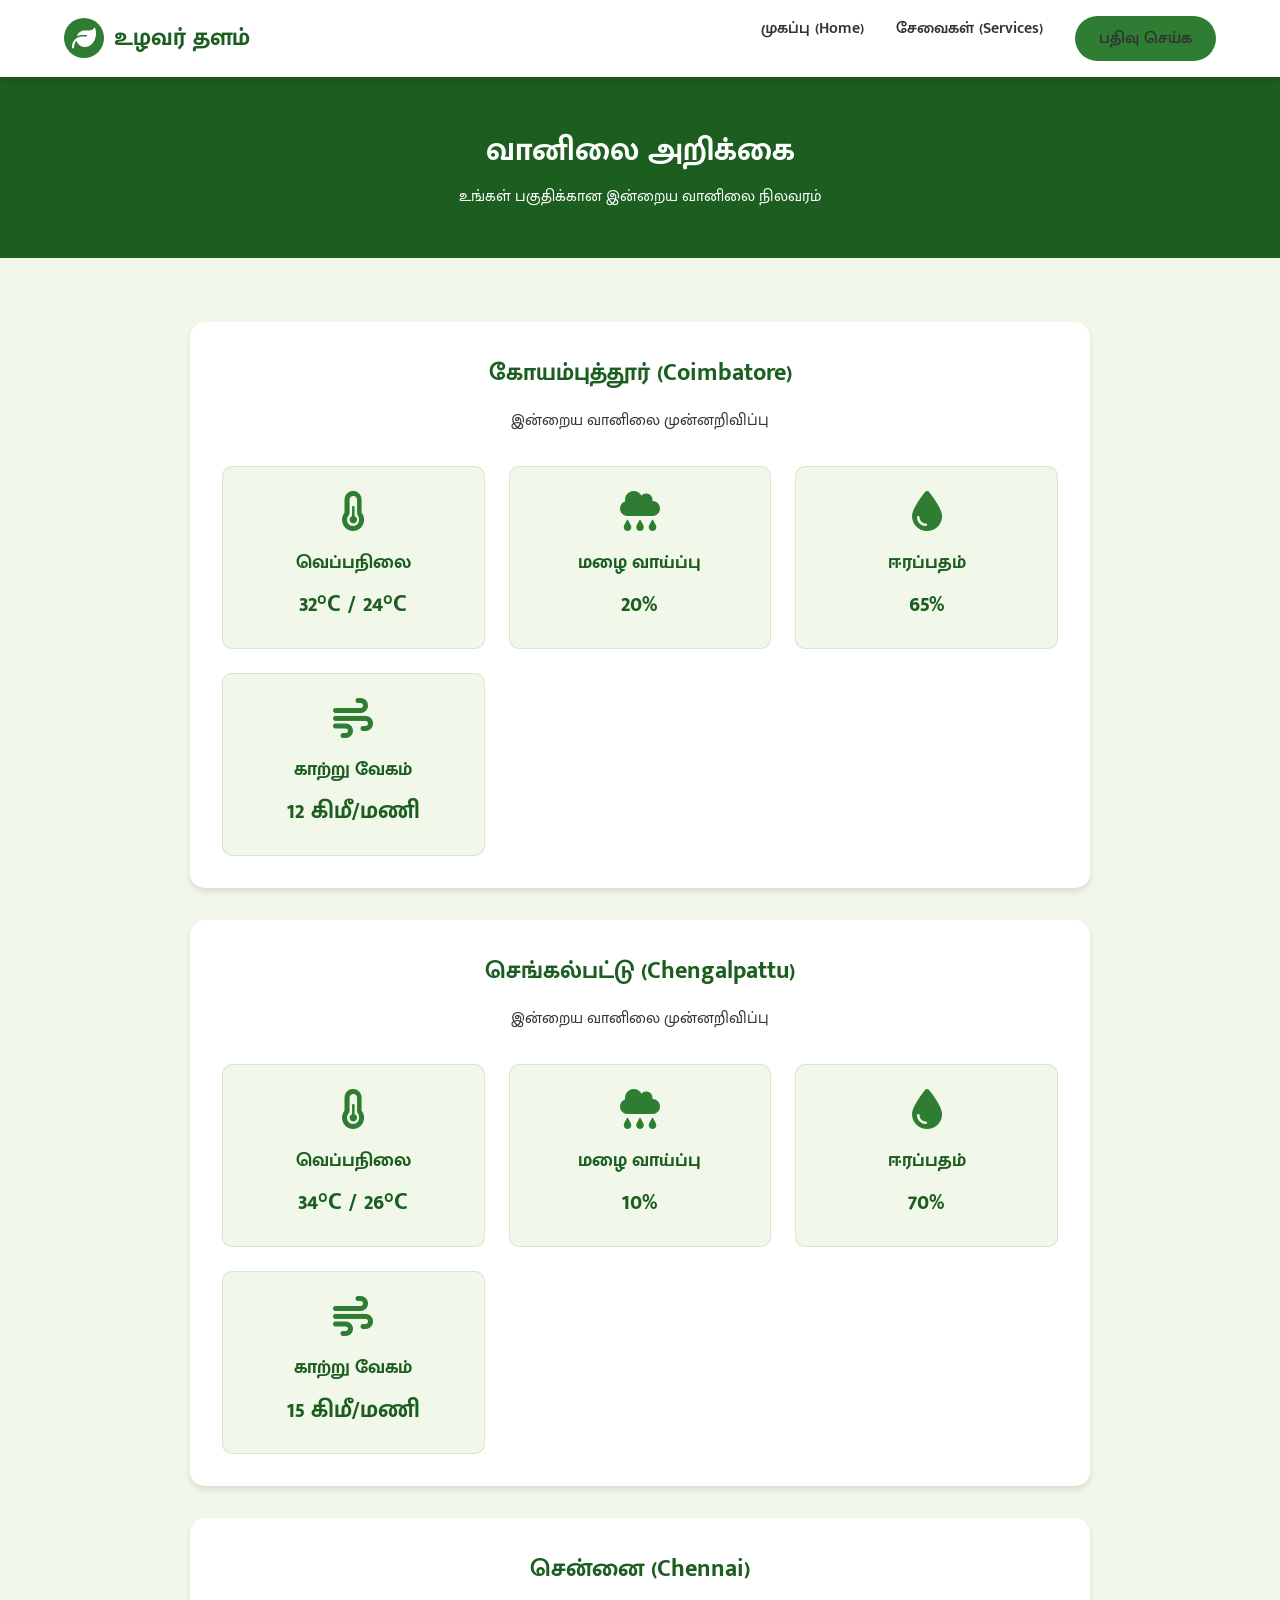
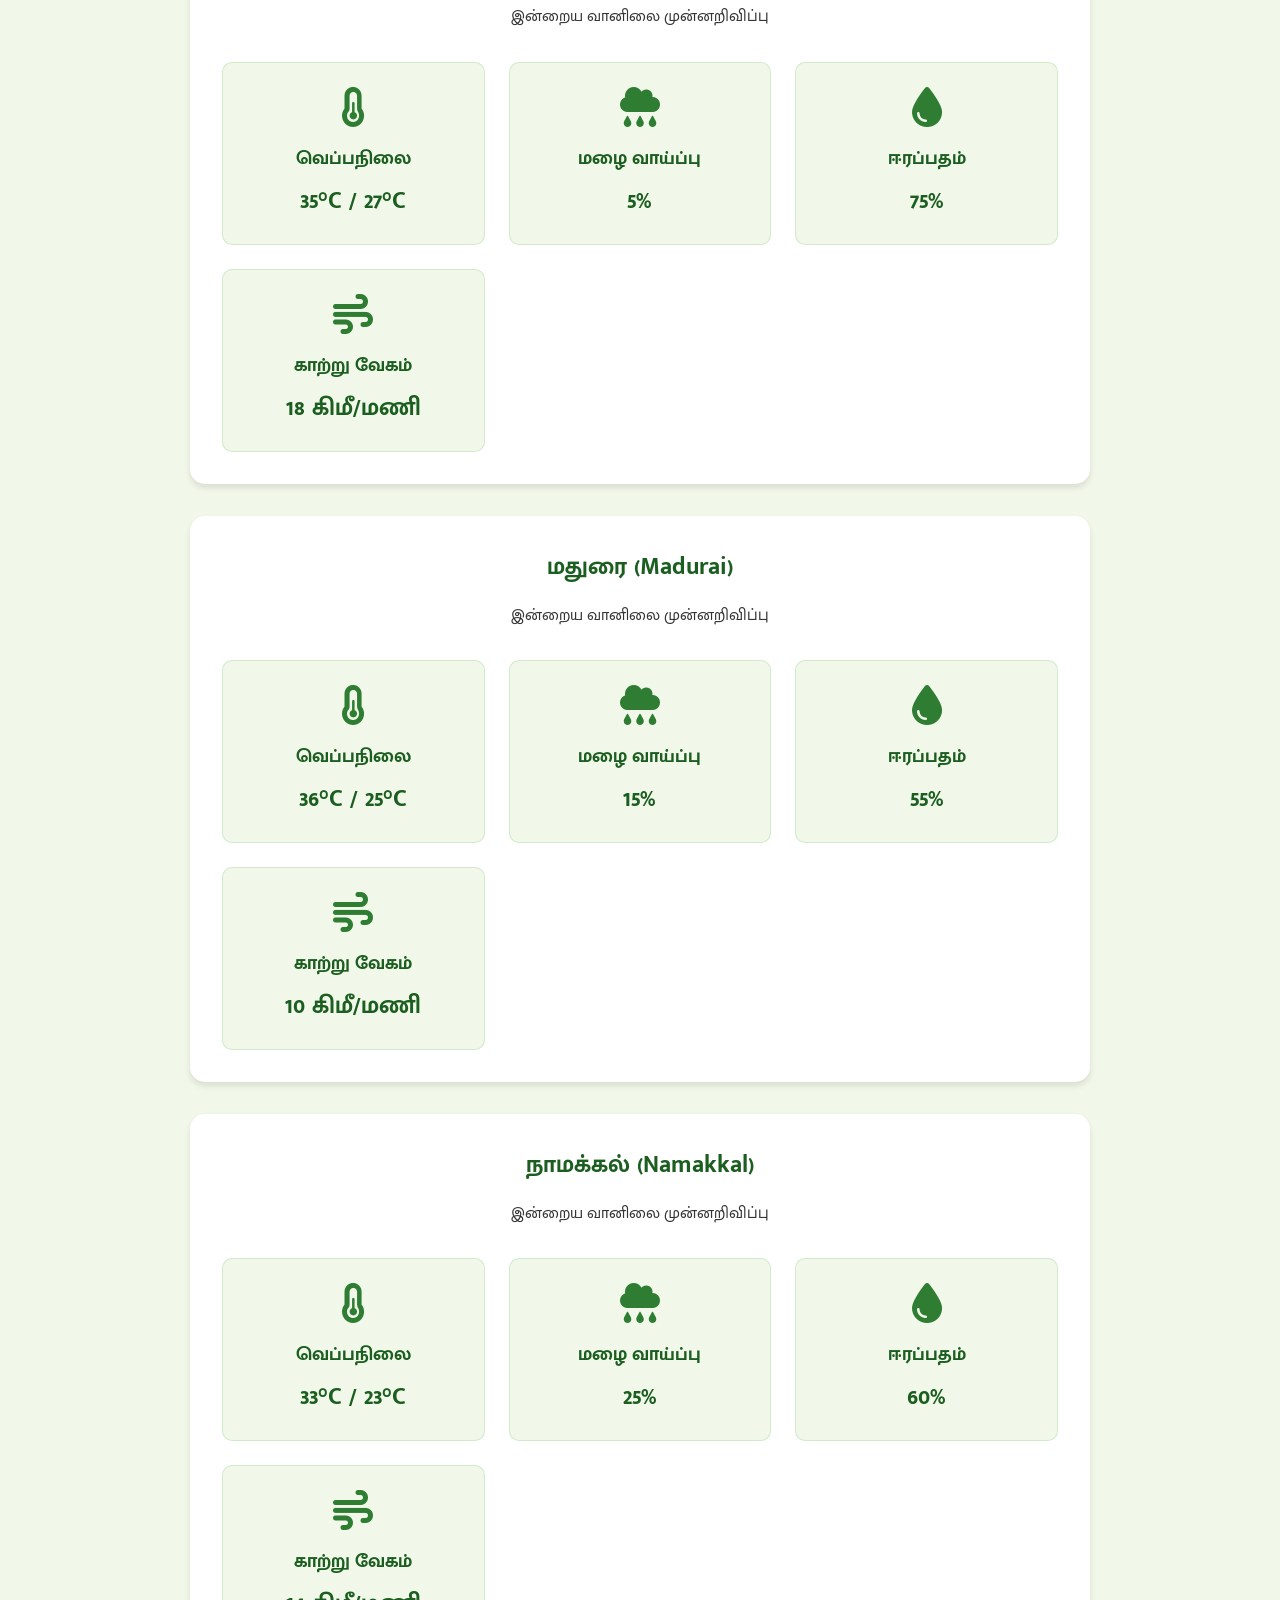
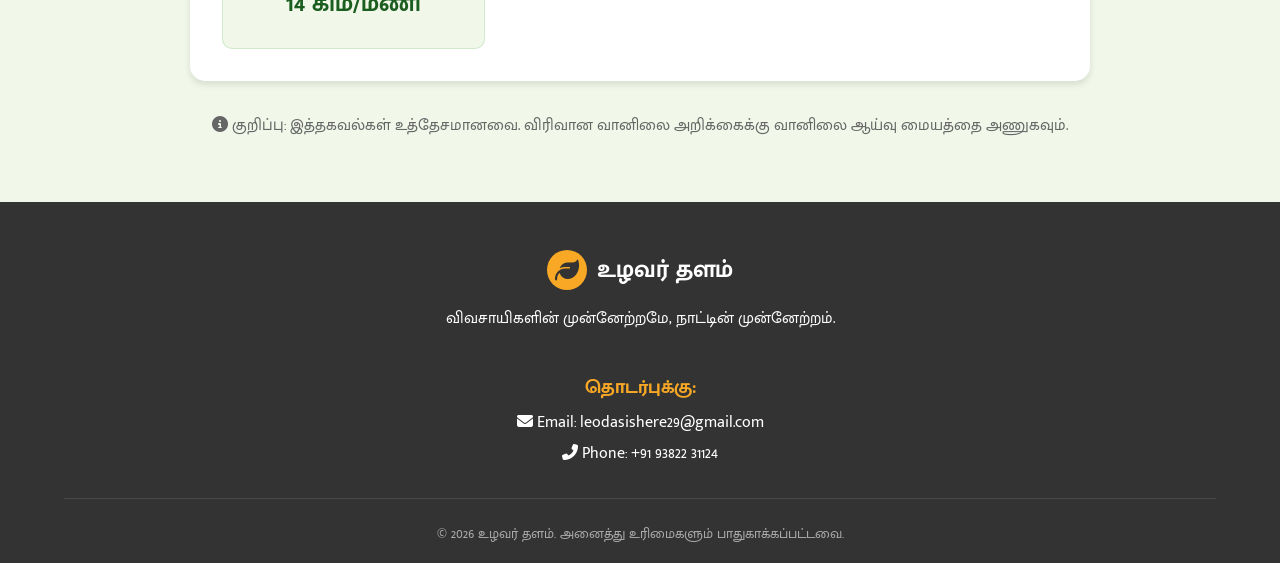
<file: farmer-portal/weather.html>
<!DOCTYPE html>
<html lang="ta">

<head>
    <meta charset="UTF-8">
    <meta name="viewport" content="width=device-width, initial-scale=1.0">
    <title>வானிலை அறிக்கை | உழவர் தளம்</title>
    <link rel="preconnect" href="https://fonts.googleapis.com">
    <link rel="preconnect" href="https://fonts.gstatic.com" crossorigin>
    <link
        href="https://fonts.googleapis.com/css2?family=Mukta+Malar:wght@400;600;700&family=Roboto:wght@400;500;700&display=swap"
        rel="stylesheet">
    <link rel="stylesheet" href="https://cdnjs.cloudflare.com/ajax/libs/font-awesome/6.4.0/css/all.min.css">
    <link rel="stylesheet" href="css/main.css">
    <style>
        .info-card {
            background: white;
            padding: 2rem;
            border-radius: 15px;
            box-shadow: var(--shadow);
            margin-bottom: 2rem;
            text-align: center;
        }

        .weather-grid {
            display: grid;
            grid-template-columns: repeat(auto-fit, minmax(200px, 1fr));
            gap: 1.5rem;
            margin-top: 2rem;
        }

        .weather-item {
            padding: 1.5rem;
            background: var(--bg-light);
            border-radius: 10px;
            border: 1px solid rgba(76, 175, 80, 0.2);
        }

        .weather-item i {
            font-size: 2.5rem;
            color: var(--primary-color);
            margin-bottom: 1rem;
        }

        .weather-item h3 {
            font-size: 1.2rem;
            margin-bottom: 0.5rem;
        }

        .weather-item p {
            font-size: 1.5rem;
            font-weight: bold;
            color: var(--primary-dark);
        }
    </style>
</head>

<body>
    <nav class="navbar">
        <a href="index.html" class="logo">
            <div class="logo-icon"><i class="fas fa-leaf"></i></div>
            <span class="logo-text">உழவர் தளம்</span>
        </a>
        <ul class="nav-links">
            <li><a href="index.html">முகப்பு (Home)</a></li>
            <li><a href="index.html#features">சேவைகள் (Services)</a></li>
            <li><a href="register.html" class="btn-primary">பதிவு செய்க</a></li>
        </ul>
        <button class="mobile-menu-btn"><i class="fas fa-bars"></i></button>
    </nav>
    <header class="page-header">
        <h1>வானிலை அறிக்கை</h1>
        <p>உங்கள் பகுதிக்கான இன்றைய வானிலை நிலவரம்</p>
    </header>
    <section style="padding: 4rem 5%; background-color: var(--bg-light); min-height: 60vh;">
        <div style="max-width: 900px; margin: 0 auto;">
            <div class="info-card">
                <h2>கோயம்புத்தூர் (Coimbatore)</h2>
                <p>இன்றைய வானிலை முன்னறிவிப்பு</p>

                <div class="weather-grid">
                    <div class="weather-item">
                        <i class="fas fa-thermometer-half"></i>
                        <h3>வெப்பநிலை</h3>
                        <p>32°C / 24°C</p>
                    </div>
                    <div class="weather-item">
                        <i class="fas fa-cloud-rain"></i>
                        <h3>மழை வாய்ப்பு</h3>
                        <p>20%</p>
                    </div>
                    <div class="weather-item">
                        <i class="fas fa-tint"></i>
                        <h3>ஈரப்பதம்</h3>
                        <p>65%</p>
                    </div>
                    <div class="weather-item">
                        <i class="fas fa-wind"></i>
                        <h3>காற்று வேகம்</h3>
                        <p>12 கிமீ/மணி</p>
                    </div>
                </div>
            </div>

            <!-- New Locations -->
            <div class="info-card">
                <h2>செங்கல்பட்டு (Chengalpattu)</h2>
                <p>இன்றைய வானிலை முன்னறிவிப்பு</p>
                <div class="weather-grid">
                    <div class="weather-item"> <i class="fas fa-thermometer-half"></i>
                        <h3>வெப்பநிலை</h3>
                        <p>34°C / 26°C</p>
                    </div>
                    <div class="weather-item"> <i class="fas fa-cloud-rain"></i>
                        <h3>மழை வாய்ப்பு</h3>
                        <p>10%</p>
                    </div>
                    <div class="weather-item"> <i class="fas fa-tint"></i>
                        <h3>ஈரப்பதம்</h3>
                        <p>70%</p>
                    </div>
                    <div class="weather-item"> <i class="fas fa-wind"></i>
                        <h3>காற்று வேகம்</h3>
                        <p>15 கிமீ/மணி</p>
                    </div>
                </div>
            </div>

            <div class="info-card">
                <h2>சென்னை (Chennai)</h2>
                <p>இன்றைய வானிலை முன்னறிவிப்பு</p>
                <div class="weather-grid">
                    <div class="weather-item"> <i class="fas fa-thermometer-half"></i>
                        <h3>வெப்பநிலை</h3>
                        <p>35°C / 27°C</p>
                    </div>
                    <div class="weather-item"> <i class="fas fa-cloud-rain"></i>
                        <h3>மழை வாய்ப்பு</h3>
                        <p>5%</p>
                    </div>
                    <div class="weather-item"> <i class="fas fa-tint"></i>
                        <h3>ஈரப்பதம்</h3>
                        <p>75%</p>
                    </div>
                    <div class="weather-item"> <i class="fas fa-wind"></i>
                        <h3>காற்று வேகம்</h3>
                        <p>18 கிமீ/மணி</p>
                    </div>
                </div>
            </div>

            <div class="info-card">
                <h2>மதுரை (Madurai)</h2>
                <p>இன்றைய வானிலை முன்னறிவிப்பு</p>
                <div class="weather-grid">
                    <div class="weather-item"> <i class="fas fa-thermometer-half"></i>
                        <h3>வெப்பநிலை</h3>
                        <p>36°C / 25°C</p>
                    </div>
                    <div class="weather-item"> <i class="fas fa-cloud-rain"></i>
                        <h3>மழை வாய்ப்பு</h3>
                        <p>15%</p>
                    </div>
                    <div class="weather-item"> <i class="fas fa-tint"></i>
                        <h3>ஈரப்பதம்</h3>
                        <p>55%</p>
                    </div>
                    <div class="weather-item"> <i class="fas fa-wind"></i>
                        <h3>காற்று வேகம்</h3>
                        <p>10 கிமீ/மணி</p>
                    </div>
                </div>
            </div>

            <div class="info-card">
                <h2>நாமக்கல் (Namakkal)</h2>
                <p>இன்றைய வானிலை முன்னறிவிப்பு</p>
                <div class="weather-grid">
                    <div class="weather-item"> <i class="fas fa-thermometer-half"></i>
                        <h3>வெப்பநிலை</h3>
                        <p>33°C / 23°C</p>
                    </div>
                    <div class="weather-item"> <i class="fas fa-cloud-rain"></i>
                        <h3>மழை வாய்ப்பு</h3>
                        <p>25%</p>
                    </div>
                    <div class="weather-item"> <i class="fas fa-tint"></i>
                        <h3>ஈரப்பதம்</h3>
                        <p>60%</p>
                    </div>
                    <div class="weather-item"> <i class="fas fa-wind"></i>
                        <h3>காற்று வேகம்</h3>
                        <p>14 கிமீ/மணி</p>
                    </div>
                </div>
            </div>
            <div style="text-align: center; margin-top: 2rem;">
                <p style="color: var(--text-light);"><i class="fas fa-info-circle"></i> குறிப்பு: இத்தகவல்கள்
                    உத்தேசமானவை. விரிவான வானிலை அறிக்கைக்கு வானிலை ஆய்வு மையத்தை அணுகவும்.</p>
            </div>
        </div>
    </section>
    <footer>
        <div class="footer-content">
            <a href="index.html" class="logo" style="justify-content: center; color: white;">
                <div class="logo-icon" style="background-color: var(--secondary-color);"><i class="fas fa-leaf"
                        style="color: var(--text-dark);"></i></div>
                <span class="logo-text" style="color: white;">உழவர் தளம்</span>
            </a>
            <p>விவசாயிகளின் முன்னேற்றமே, நாட்டின் முன்னேற்றம்.</p>
            <div style="margin-top: 1.5rem;">
                <h4 style="color: var(--secondary-color); margin-bottom: 0.5rem; font-size: 1.2rem;">தொடர்புக்கு:</h4>
                <p style="margin-bottom: 0.3rem;"><i class="fas fa-envelope"></i> Email: leodasishere29@gmail.com</p>
                <p><i class="fas fa-phone-alt"></i> Phone: +91 93822 31124</p>
            </div>
        </div>
        <div class="footer-bottom">&copy; 2026 உழவர் தளம். அனைத்து உரிமைகளும் பாதுகாக்கப்பட்டவை.</div>
    </footer>
    <script src="js/main.js"></script>
</body>

</html>
</file>
<file: farmer-portal/css/main.css>
:root {
  --primary-color: #2E7D32; /* Deep green */
  --primary-light: #4CAF50;
  --primary-dark: #1B5E20;
  --secondary-color: #F9A825; /* Harvest yellow */
  --text-dark: #333333;
  --text-light: #666666;
  --bg-light: #F1F8E9; /* Very light green tint */
  --white: #ffffff;
  --shadow: 0 4px 6px rgba(0,0,0,0.1);
  --shadow-hover: 0 10px 15px rgba(0,0,0,0.15);
  --transition: all 0.3s ease;
}

* {
  margin: 0;
  padding: 0;
  box-sizing: border-box;
  font-family: 'Mukta Malar', 'Roboto', sans-serif; /* Tamil supporting font */
}

body {
  background-color: var(--bg-light);
  color: var(--text-dark);
  line-height: 1.6;
}

/* Typography */
h1, h2, h3, h4 {
  color: var(--primary-dark);
  margin-bottom: 1rem;
}

/* Navbar */
.navbar {
  background-color: var(--white);
  padding: 1rem 5%;
  display: flex;
  justify-content: space-between;
  align-items: center;
  box-shadow: var(--shadow);
  position: sticky;
  top: 0;
  z-index: 1000;
}

.logo {
  display: flex;
  align-items: center;
  gap: 10px;
  text-decoration: none;
}

.logo-icon {
  width: 40px;
  height: 40px;
  background-color: var(--primary-color);
  color: white;
  border-radius: 50%;
  display: flex;
  justify-content: center;
  align-items: center;
  font-size: 1.5rem;
}

.logo-text {
  font-size: 1.5rem;
  font-weight: 700;
  color: var(--primary-dark);
}

.nav-links {
  display: flex;
  list-style: none;
  gap: 2rem;
}

.nav-links li a {
  text-decoration: none;
  color: var(--text-dark);
  font-weight: 600;
  transition: var(--transition);
}

.nav-links li a:hover {
  color: var(--primary-color);
}

.btn-primary {
  background-color: var(--primary-color);
  color: var(--white);
  padding: 0.6rem 1.5rem;
  border: none;
  border-radius: 25px;
  font-weight: 600;
  cursor: pointer;
  text-decoration: none;
  transition: var(--transition);
  display: inline-block;
}

.btn-primary:hover {
  background-color: var(--primary-dark);
  transform: translateY(-2px);
  box-shadow: var(--shadow);
}

.btn-secondary {
  background-color: var(--secondary-color);
  color: var(--text-dark);
  padding: 0.6rem 1.5rem;
  border: none;
  border-radius: 25px;
  font-weight: 700;
  cursor: pointer;
  text-decoration: none;
  transition: var(--transition);
  display: inline-block;
}

.btn-secondary:hover {
  filter: brightness(0.95);
  transform: translateY(-2px);
  box-shadow: var(--shadow);
}

.mobile-menu-btn {
  display: none;
  background: none;
  border: none;
  font-size: 1.5rem;
  cursor: pointer;
  color: var(--primary-dark);
}

/* Hero Section */
.hero {
  display: flex;
  align-items: center;
  justify-content: space-between;
  padding: 4rem 5%;
  background: linear-gradient(135deg, rgba(241,248,233,1) 0%, rgba(200,230,201,1) 100%);
  min-height: 80vh;
  position: relative;
  overflow: hidden;
}

.hero::before {
  content: '';
  position: absolute;
  top: -50px;
  right: -50px;
  width: 300px;
  height: 300px;
  background-color: var(--secondary-color);
  opacity: 0.1;
  border-radius: 50%;
  z-index: 0;
}

.hero-content {
  flex: 1;
  max-width: 600px;
  z-index: 1;
}

.hero-content h1 {
  font-size: 3rem;
  line-height: 1.2;
  margin-bottom: 1.5rem;
}

.hero-content p {
  font-size: 1.2rem;
  color: var(--text-light);
  margin-bottom: 2rem;
}

.hero-buttons {
  display: flex;
  gap: 1rem;
}

.hero-image {
  flex: 1;
  display: flex;
  justify-content: flex-end;
  z-index: 1;
}

.hero-image img {
  max-width: 100%;
  border-radius: 20px;
  box-shadow: var(--shadow-hover);
  border: 8px solid white;
}

/* Features Section */
.features {
  padding: 5rem 5%;
  background-color: white;
  text-align: center;
}

.section-title {
  font-size: 2.2rem;
  margin-bottom: 3rem;
  position: relative;
  display: inline-block;
}

.section-title::after {
  content: '';
  position: absolute;
  bottom: -10px;
  left: 50%;
  transform: translateX(-50%);
  width: 60px;
  height: 4px;
  background-color: var(--secondary-color);
  border-radius: 2px;
}

.features-grid {
  display: grid;
  grid-template-columns: repeat(auto-fit, minmax(250px, 1fr));
  gap: 2rem;
  margin-top: 2rem;
}

.feature-card {
  background-color: var(--bg-light);
  padding: 2.5rem 1.5rem;
  border-radius: 15px;
  transition: var(--transition);
  border: 1px solid rgba(76, 175, 80, 0.1);
}

.feature-card:hover {
  transform: translateY(-10px);
  box-shadow: var(--shadow-hover);
  background-color: white;
  border-color: var(--primary-light);
}

.feature-icon {
  font-size: 3rem;
  color: var(--primary-color);
  margin-bottom: 1.5rem;
  display: inline-block;
  background-color: rgba(76, 175, 80, 0.1);
  width: 80px;
  height: 80px;
  line-height: 80px;
  border-radius: 50%;
}

.feature-card h3 {
  font-size: 1.3rem;
  margin-bottom: 1rem;
}

/* Form Styles (Register Page) */
.page-header {
  background-color: var(--primary-dark);
  color: white;
  padding: 3rem 5%;
  text-align: center;
}

.page-header h1 {
  color: white;
  margin-bottom: 0.5rem;
}

.registration-container {
  max-width: 800px;
  margin: 3rem auto;
  background: white;
  padding: 2.5rem;
  border-radius: 20px;
  box-shadow: var(--shadow-hover);
}

.form-group {
  margin-bottom: 1.5rem;
}

.form-group label {
  display: block;
  font-weight: 600;
  margin-bottom: 0.5rem;
  color: var(--primary-dark);
}

.form-control {
  width: 100%;
  padding: 0.8rem 1rem;
  border: 2px solid #e0e0e0;
  border-radius: 8px;
  font-size: 1rem;
  transition: var(--transition);
  font-family: inherit;
}

.form-control:focus {
  outline: none;
  border-color: var(--primary-color);
  box-shadow: 0 0 0 3px rgba(76, 175, 80, 0.2);
}

.form-row {
  display: grid;
  grid-template-columns: 1fr 1fr;
  gap: 1.5rem;
}

/* Toast Notification */
.toast-container {
  position: fixed;
  bottom: 20px;
  right: 20px;
  z-index: 9999;
}

.toast {
  background-color: var(--primary-dark);
  color: white;
  padding: 1rem 1.5rem;
  border-radius: 8px;
  box-shadow: 0 4px 12px rgba(0,0,0,0.15);
  display: flex;
  align-items: center;
  gap: 12px;
  transform: translateX(120%);
  transition: transform 0.4s cubic-bezier(0.175, 0.885, 0.32, 1.275);
  margin-top: 10px;
}

.toast.show {
  transform: translateX(0);
}

.toast-icon {
  font-size: 1.5rem;
  color: var(--secondary-color);
}

/* Footer */
footer {
  background-color: var(--text-dark);
  color: white;
  padding: 3rem 5% 1rem;
  text-align: center;
}

.footer-content {
  display: flex;
  flex-direction: column;
  gap: 1rem;
  margin-bottom: 2rem;
}

.footer-bottom {
  border-top: 1px solid rgba(255,255,255,0.1);
  padding-top: 1.5rem;
  font-size: 0.9rem;
  color: #aaaaaa;
}

/* Responsive */
@media (max-width: 768px) {
  .hero {
    flex-direction: column;
    text-align: center;
    padding-top: 2rem;
  }
  
  .hero-buttons {
    justify-content: center;
  }
  
  .hero-image {
    margin-top: 3rem;
    justify-content: center;
  }
  
  .nav-links {
    position: fixed;
    top: 70px;
    left: -100%;
    flex-direction: column;
    background-color: white;
    width: 100%;
    text-align: center;
    padding: 2rem 0;
    box-shadow: 0 10px 10px rgba(0,0,0,0.1);
    transition: 0.3s;
    gap: 1.5rem;
  }
  
  .nav-links.active {
    left: 0;
  }
  
  .mobile-menu-btn {
    display: block;
  }
  
  .form-row {
    grid-template-columns: 1fr;
    gap: 0;
  }
}
</file>
